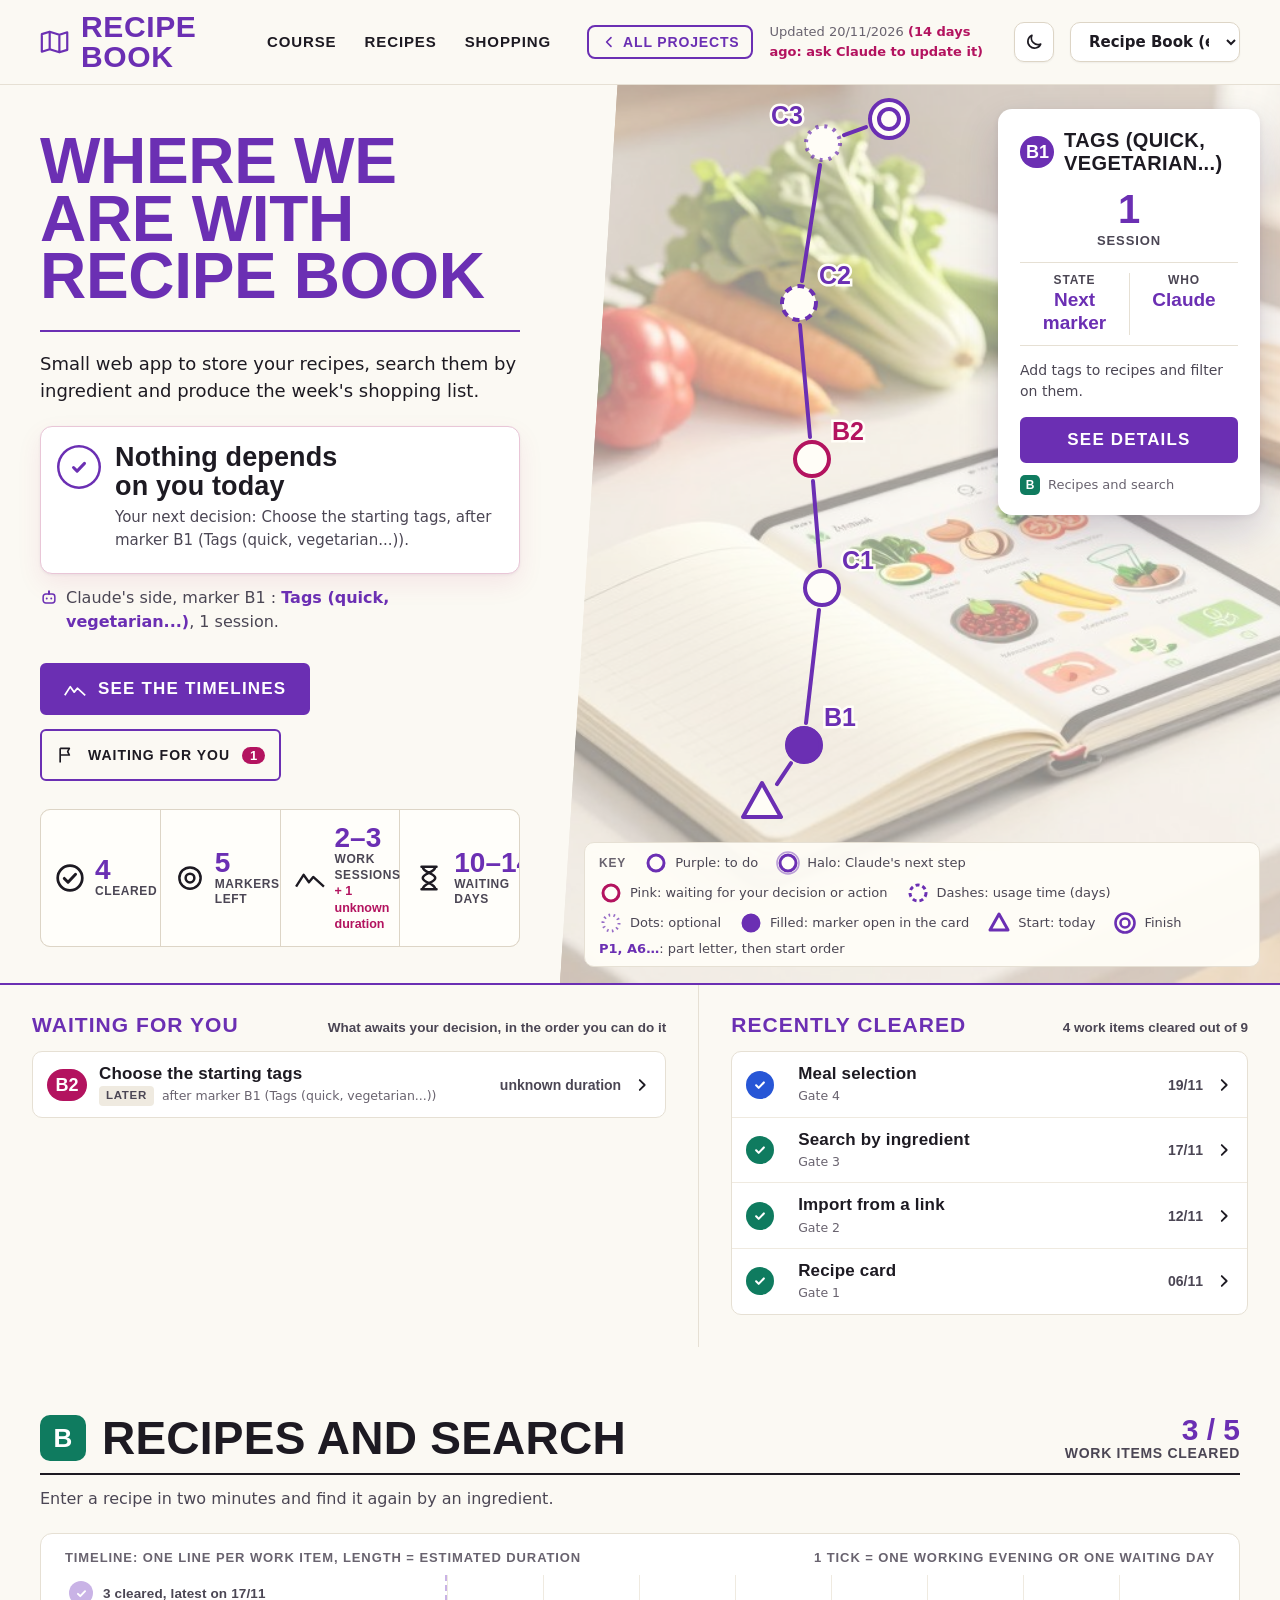
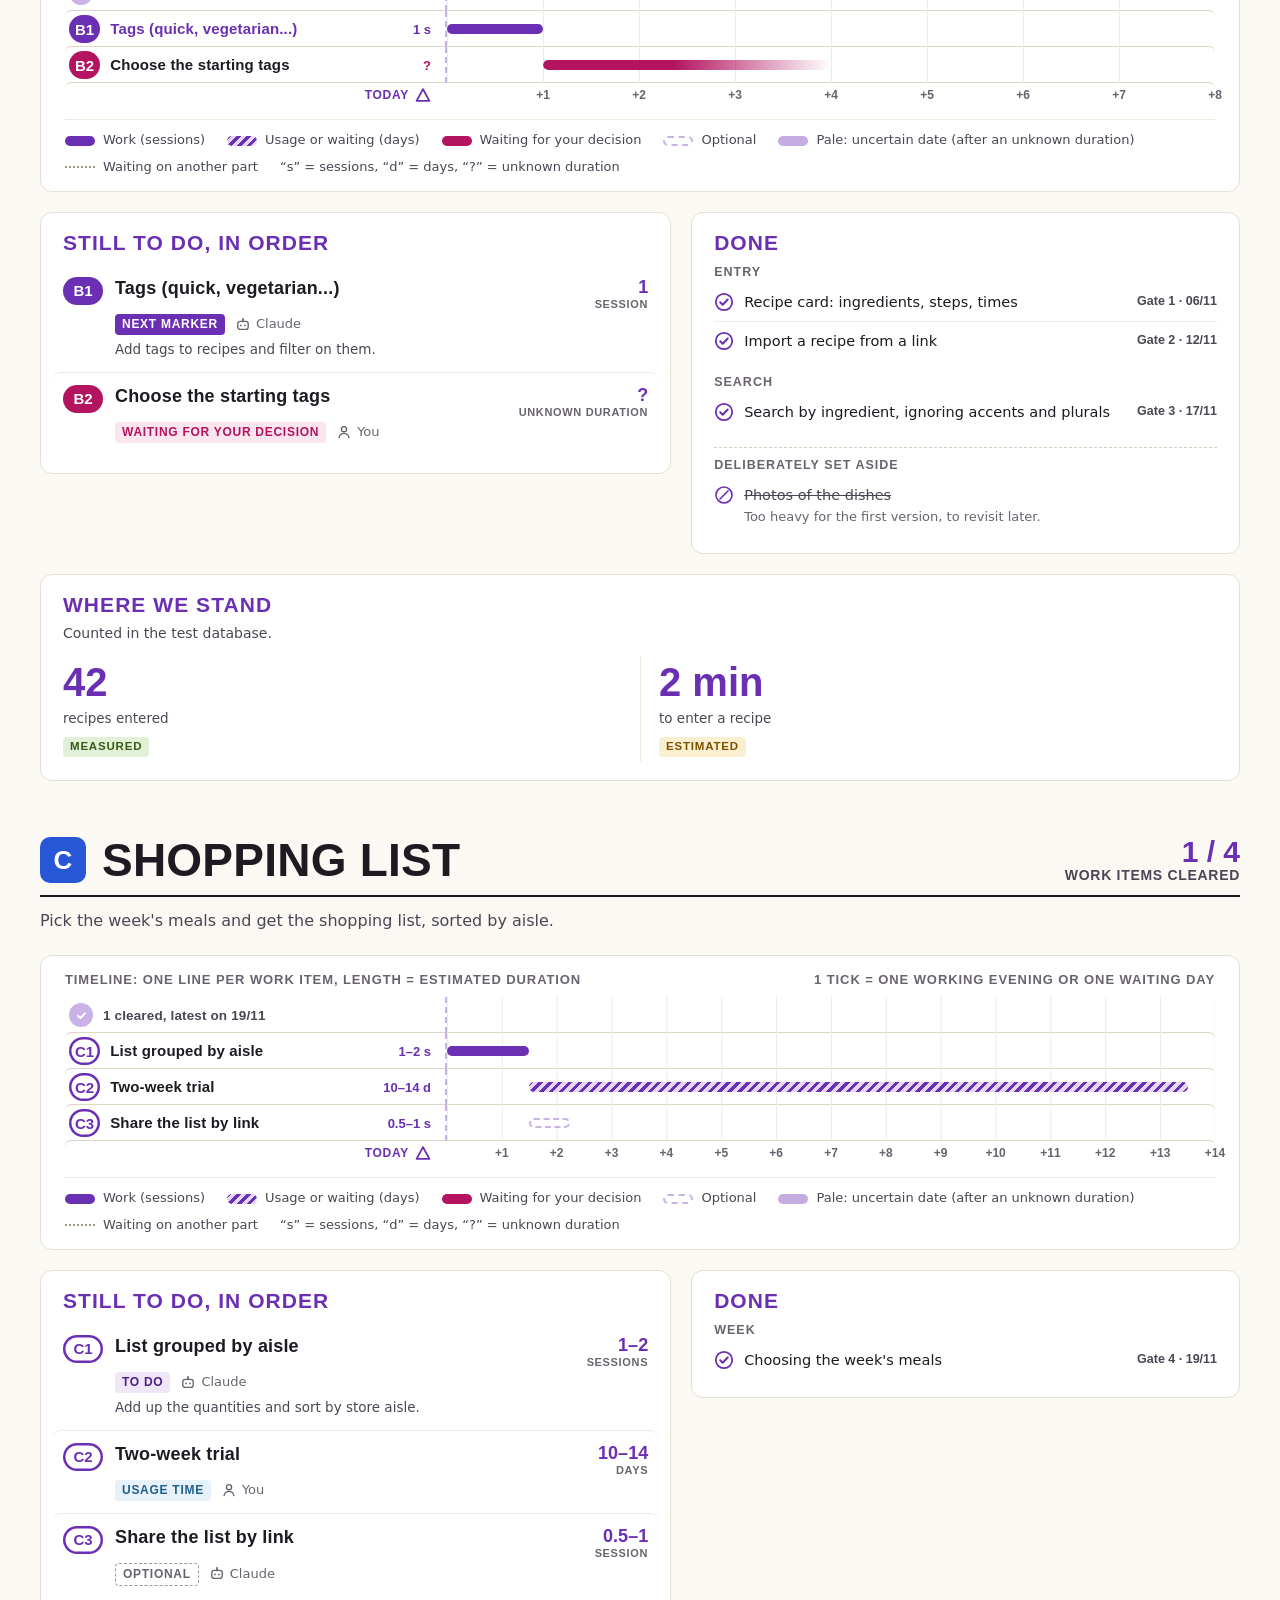
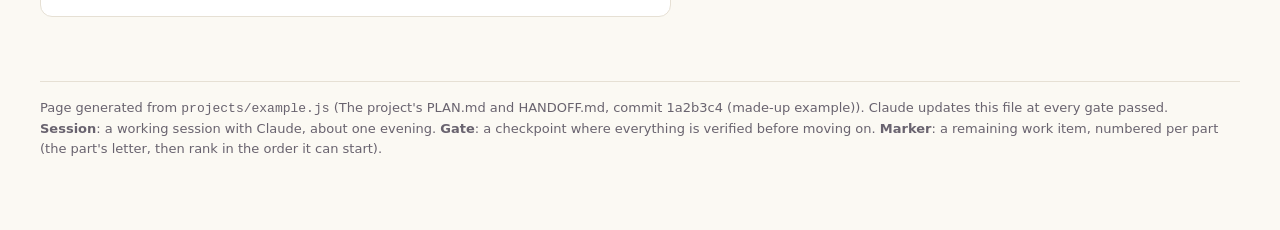
<file: index.html>
<!doctype html>
<html lang="en">
<head>
<meta charset="utf-8">
<meta name="viewport" content="width=device-width, initial-scale=1">
<title>Project tracker</title>
<style>
:root{
  --papier:#fbf9f3; --blanc:#ffffff; --encre:#1d1a22; --encre-2:#4b4654; --encre-3:#69636f;
  --violet:#6b2fb3; --violet-f:#4e1f86; --violet-p:#efe7f8; --violet-m:#c9b3e6;
  --foret:#9cc06a; --foret-f:#7aa64b; --ouvert:#f2c84b; --marais:#4a9ad6; --courbe:#b8763c;
  --filet:#e6e0d4; --filet-2:#efeae0; --toi:#b3135f;
  --cond:"Bahnschrift Condensed","Bahnschrift SemiCondensed","Arial Narrow",sans-serif;
  --demi:"Bahnschrift SemiCondensed","Bahnschrift",sans-serif;
  --texte:"Segoe UI Variable Text","Segoe UI",system-ui,sans-serif;
}
*{box-sizing:border-box}
/* No scroll-padding on html: the sticky top bar fell inside it and the browser scrolled the page back up a notch
   on every click or selection in the bar. The margin is set on the link targets instead. */
html{scroll-behavior:smooth}
#haut,#attend{scroll-margin-top:80px}
body{margin:0;background:var(--papier);color:var(--encre);font:15px/1.55 var(--texte);font-variant-numeric:tabular-nums}
::selection{background:var(--violet-fond);color:#fff}
::-webkit-scrollbar{width:12px;height:12px}::-webkit-scrollbar-thumb{background:var(--bord-fort);border-radius:8px;border:3px solid var(--papier)}::-webkit-scrollbar-track{background:var(--papier)}
a{color:inherit;text-underline-offset:3px}
:focus-visible{outline:3px solid var(--violet);outline-offset:2px;border-radius:4px}
h1,h2,h3,h4{margin:0;font-weight:700}
p{margin:0;text-wrap:pretty}
h1,h2,h3{text-wrap:balance}
.cond{font-family:var(--cond);letter-spacing:.01em}
.maj{font-family:var(--demi);text-transform:uppercase;letter-spacing:.06em;font-weight:600}

/* Top bar */
.barre{position:sticky;top:0;z-index:20;background:var(--barre-fond);backdrop-filter:blur(8px);border-bottom:1px solid var(--filet)}
.barre-in{margin:0 auto;padding:12px 40px;display:flex;align-items:center;gap:36px}
.logo{display:flex;align-items:center;gap:12px;text-decoration:none;color:var(--violet)}
.logo b{font:700 30px/1 var(--cond);letter-spacing:.02em}
.barre nav{display:flex;gap:28px}
.barre nav a{font:600 15px var(--demi);text-transform:uppercase;letter-spacing:.06em;text-decoration:none;color:var(--encre);padding:8px 0;border-bottom:2px solid transparent}
.barre nav a:hover{color:var(--violet);border-color:var(--violet)}
.barre .droite{margin-left:auto;display:flex;align-items:center;gap:16px}
.barre select{font:600 15px var(--texte);color:var(--encre);background:var(--carte);border:1px solid var(--bord);border-radius:10px;padding:9px 14px;min-width:170px;box-shadow:0 1px 2px rgba(29,26,34,.06)}
.barre select:hover{border-color:var(--violet)}
.barre small{color:var(--encre-3);font-size:13px}
.barre .perime{color:var(--toi);font-weight:600}
.barre .retour{display:inline-flex;align-items:center;gap:6px;font:600 14px var(--demi);text-transform:uppercase;letter-spacing:.06em;text-decoration:none;color:var(--violet);border:2px solid var(--violet);border-radius:8px;padding:7px 12px;white-space:nowrap;transition:background .18s,color .18s}
.barre .retour:hover{background:var(--violet-fond);color:#fff}

/* Opening: what waits for you on the left, narrower terrain on the right */
.ouverture{position:relative;display:grid;grid-template-columns:minmax(0,clamp(560px,40vw,780px)) minmax(0,1fr);min-height:700px;border-bottom:2px solid var(--violet)}
.gauche{min-width:0;padding:48px 40px 36px;display:flex;flex-direction:column;position:relative;z-index:2}
.gauche h1{font:700 clamp(56px,5vw,96px)/.9 var(--cond);color:var(--violet);text-transform:uppercase;letter-spacing:-.005em}
.gauche h1 span{display:block}
.gauche .regle{height:2px;background:var(--violet-fond);margin:24px 0 18px;max-width:720px}
.gauche .resume{font-size:18px;line-height:1.5;max-width:58ch;color:var(--encre)}
.atoi{margin-top:22px;max-width:720px;background:var(--carte);border:1px solid var(--toi-bord);border-radius:12px;padding:16px 20px 16px 16px;display:grid;grid-template-columns:auto 1fr;gap:4px 14px;box-shadow:0 10px 26px rgba(179,19,95,.08),0 1px 3px rgba(40,24,70,.06)}
.atoi .num{grid-row:1 / 4;min-width:44px;height:44px;font-size:21px;margin-top:2px;padding:0 6px;border-radius:22px}
.atoi h2{font:700 27px/1.1 var(--cond);letter-spacing:.005em;color:var(--encre)}
.atoi h2 span{color:var(--toi)}
.atoi p{color:var(--encre-2);font-size:15px;max-width:62ch}
.atoi .meta{display:flex;flex-wrap:wrap;gap:6px 16px;align-items:center;font:600 13px var(--demi);color:var(--encre-2);text-transform:uppercase;letter-spacing:.05em}
.atoi .meta a{color:var(--toi)}
.cote-claude{margin-top:12px;font-size:16px;color:var(--encre-2);max-width:62ch;display:flex;gap:8px;align-items:flex-start}
.cote-claude svg{flex:none;margin-top:3px;color:var(--violet)}
.cote-claude b{color:var(--violet)}
.actions{display:flex;gap:14px;margin-top:28px;flex-wrap:wrap;align-items:center}
.btn{display:inline-flex;align-items:center;gap:12px;font:600 17px var(--demi);text-transform:uppercase;letter-spacing:.07em;text-decoration:none;border-radius:6px;padding:13px 22px;border:2px solid var(--violet);transition:background .18s,color .18s}
.btn.plein{background:var(--violet-fond);color:#fff}
.btn.plein:hover{background:var(--violet-f);border-color:var(--violet-f)}
.btn.vide{color:var(--encre);background:transparent}
.btn.vide:hover{background:var(--violet-p)}
.btn .nb{background:var(--toi-fond);color:#fff;border-radius:10px;font-size:13px;padding:1px 8px;letter-spacing:0}
.stats{margin-top:auto;padding-top:28px}
.stats-in{display:grid;grid-template-columns:repeat(4,minmax(0,1fr));gap:1px;background:var(--bord);border:1px solid var(--bord);border-radius:10px;overflow:hidden;max-width:720px}
.stats-in > div{display:flex;gap:10px;align-items:center;padding:14px;background:var(--carte-2);min-width:0}
.stats b{font:700 28px/1 var(--cond);color:var(--violet);display:block;white-space:nowrap}
.stats small{display:block;font:600 12px/1.3 var(--demi);text-transform:uppercase;letter-spacing:.05em;color:var(--encre-2)}
.stats small.plus{text-transform:none;letter-spacing:0;font-size:12.5px;color:var(--toi)}
.stats svg{flex:none;color:var(--encre)}

.terrain{position:relative;overflow:hidden;clip-path:polygon(8% 0,100% 0,100% 100%,0 100%);background:var(--terrain)}
.terrain svg.fond{position:absolute;inset:0;width:100%;height:100%}
/* Image background (field "fond" of projects/index.js): light veil so the markers stay readable */
.terrain .fond-image{position:absolute;inset:0;background:center/cover no-repeat}
.terrain .fond-image::after{content:"";position:absolute;inset:0;background:var(--voile)}
.terrain svg.parcours{position:absolute;inset:0;width:100%;height:100%}
.balise{cursor:pointer}
.balise circle.anneau{fill:var(--terrain);stroke:var(--violet);stroke-width:4}
.balise text{font:700 25px var(--cond);fill:var(--violet);paint-order:stroke;stroke:var(--terrain);stroke-width:5px}
.balise.usage circle.anneau{stroke-dasharray:7 6}
.balise.facultatif circle.anneau{stroke-dasharray:3 6;stroke-opacity:.7}
.balise.choisie circle.anneau{fill:var(--violet)}
.balise.attente.choisie circle.anneau{fill:var(--toi)}
.balise:hover circle.anneau,.balise:focus-visible circle.anneau{stroke-width:6}
.balise .mise{fill:none;stroke:var(--encre);stroke-width:2.5;stroke-dasharray:6 5;opacity:0}
.balise:focus-visible .mise{opacity:1}
.balise:focus{outline:none}
.pouls{fill:none;stroke:var(--violet);stroke-width:3;transform-box:fill-box;transform-origin:center;animation:pouls 2.2s cubic-bezier(.16,1,.3,1) infinite}
@keyframes pouls{from{transform:scale(1);opacity:.75}to{transform:scale(1.9);opacity:0}}
.trace{fill:none;stroke:var(--violet);stroke-width:4;stroke-linecap:round;stroke-dasharray:var(--l);stroke-dashoffset:var(--l);animation:tracer 1.6s cubic-bezier(.16,1,.3,1) .2s forwards}
@keyframes tracer{to{stroke-dashoffset:0}}
.trace.fixe{animation:none;stroke-dashoffset:0}

.fiche{position:absolute;right:20px;top:24px;width:262px;background:var(--carte);border-radius:14px;box-shadow:0 18px 40px rgba(40,24,70,.18),0 2px 6px rgba(40,24,70,.08);padding:20px 22px;z-index:3}
.legende-carte{position:absolute;left:24px;right:20px;bottom:16px;z-index:2;display:flex;flex-wrap:wrap;align-items:center;gap:6px 18px;background:var(--voile-fort);border:1px solid var(--filet);border-radius:10px;padding:8px 14px;font-size:13px;line-height:1.3;color:var(--encre-2)}
.legende-carte h3{font:600 12px var(--demi);text-transform:uppercase;letter-spacing:.07em;color:var(--encre-3)}
.legende-carte ul{list-style:none;margin:0;padding:0;display:contents}
.legende-carte li{display:inline-flex;gap:7px;align-items:center;white-space:nowrap}
.legende-carte svg{display:block;flex:none}
.fiche-tete{display:flex;gap:10px;align-items:center}
.num{display:inline-grid;place-items:center;min-width:34px;height:32px;border-radius:16px;background:var(--violet-fond);color:#fff;font:700 18px/1 var(--cond);padding:0 6px}
.fiche-tete h2{font:700 20px/1.15 var(--cond);text-transform:uppercase;letter-spacing:.02em}
.fiche .duree{font:700 40px/1 var(--cond);color:var(--violet);margin:14px 0 4px;text-align:center}
.fiche .unite{text-align:center;color:var(--encre-2);font:600 13px var(--demi);text-transform:uppercase;letter-spacing:.07em}
.fiche .duo{display:grid;grid-template-columns:1fr 1fr;border-top:1px solid var(--filet);border-bottom:1px solid var(--filet);margin:14px 0;padding:10px 0}
.fiche .duo div{text-align:center}
.fiche .duo div + div{border-left:1px solid var(--filet)}
.fiche .duo b{display:block;font:700 19px/1.2 var(--cond);color:var(--violet)}
.fiche .duo small{display:block;margin-bottom:2px;font:600 12px var(--demi);text-transform:uppercase;letter-spacing:.07em;color:var(--encre-2)}
.fiche p{font-size:14px;color:var(--encre-2);min-height:42px}
.fiche .btn{width:100%;justify-content:center;margin-top:14px;padding:11px}
.fiche .partie{display:flex;gap:8px;align-items:center;margin-top:12px;font-size:13px;color:var(--encre-3)}

/* Strip below the opening */
.trois{max-width:1480px;margin:0 auto;display:grid;grid-template-columns:1.2fr 1fr}
.trois > section{padding:28px 32px 32px}
.trois > section + section{border-left:1px solid var(--filet)}
.t-titre{display:flex;align-items:baseline;justify-content:space-between;margin-bottom:14px}
.t-titre h2{font:700 21px var(--cond);color:var(--violet);text-transform:uppercase;letter-spacing:.05em}
.t-titre{gap:16px;flex-wrap:wrap}
.t-titre span{font:600 13.5px var(--demi);color:var(--encre-2)}
.lignes{border:1px solid var(--filet);border-radius:10px;background:var(--carte);overflow:hidden}
.ligne{display:grid;grid-template-columns:40px 1fr auto 18px;gap:12px;align-items:center;padding:11px 14px;text-decoration:none;color:inherit}
.ligne + .ligne{border-top:1px solid var(--filet-2)}
.ligne:hover{background:var(--violet-p)}
.ligne b{font:600 17px/1.2 var(--cond);letter-spacing:.01em}
.ligne small{display:block;color:var(--encre-3);font-size:12.5px}
.ligne .val{font:600 14px var(--demi);color:var(--encre-2);white-space:nowrap}
.quand{display:inline-block;margin-right:8px;font:600 11.5px/1.7 var(--demi);text-transform:uppercase;letter-spacing:.06em;border-radius:4px;padding:0 7px;vertical-align:1px}
.quand.maintenant{background:var(--toi-fond);color:#fff}
.quand.plustard{background:var(--filet-2);color:var(--encre-2)}
.pastille{display:inline-grid;place-items:center;width:28px;height:28px;border-radius:50%;color:#fff;font:700 16px/1 var(--cond);flex:none}
.pastille.carre{border-radius:7px}
.vide{color:var(--encre-3);font-size:14px;padding:14px}
.plat{border:1px solid var(--filet);border-radius:10px;background:var(--carte);padding:18px 20px}
.plat .etiquettes{display:flex;gap:12px;align-items:center;font:600 14px var(--demi);color:var(--encre-2)}
.etq{background:var(--violet-fond);color:#fff;font:600 13px var(--demi);text-transform:uppercase;letter-spacing:.07em;padding:3px 9px;border-radius:4px}
.plat h3{font:700 30px/1.1 var(--cond);margin:10px 0 4px}
.plat p{color:var(--encre-2);font-size:14px}

/* Parts */
main{max-width:1480px;margin:0 auto;padding:12px 40px 72px}
.partie{margin-top:56px;scroll-margin-top:80px}
.partie-tete{display:flex;flex-wrap:wrap;gap:12px 16px;align-items:flex-end;border-bottom:2px solid var(--encre);padding-bottom:12px}
.partie-tete .pastille{width:46px;height:46px;font-size:26px;border-radius:10px}
.partie-tete h2{font:700 46px/.95 var(--cond);text-transform:uppercase;letter-spacing:.005em}
.partie-tete .compte{margin-left:auto;text-align:right;font:600 14px var(--demi);color:var(--encre-2);text-transform:uppercase;letter-spacing:.05em}
.partie-tete .compte b{display:block;font:700 30px/1 var(--cond);color:var(--violet);letter-spacing:0}
.partie-but{color:var(--encre-2);font-size:16px;max-width:86ch;margin:12px 0 0}

/* Timeline: the part's course, stretch by stretch */
.frise{margin-top:22px;background:var(--carte);border:1px solid var(--filet);border-radius:12px;padding:16px 24px 14px;overflow-x:auto}
.frise-titre{display:flex;justify-content:space-between;align-items:baseline;font:600 13px var(--demi);text-transform:uppercase;letter-spacing:.07em;color:var(--encre-3)}
/* One line per work item: number and name on the left, duration bar on the right, scaled to the part. */
.gantt{--gc:380px;min-width:900px;margin-top:10px}
.g-ligne{display:grid;grid-template-columns:var(--gc) minmax(0,1fr);min-height:36px;text-decoration:none;color:inherit;border-radius:6px}
.g-ligne + .g-ligne{box-shadow:0 -1px 0 var(--bord)}
a.g-ligne:hover,a.g-ligne:focus-visible{background:var(--violet-p)}
.g-gauche{display:flex;align-items:center;gap:10px;min-width:0;padding:4px 14px 4px 4px}
.g-nom{flex:1 1 auto;min-width:0;overflow:hidden;display:-webkit-box;-webkit-box-orient:vertical;-webkit-line-clamp:2;font:600 15px/1.2 var(--cond);letter-spacing:.01em}
.g-ligne.prochaine .g-nom{color:var(--violet)}
.g-att{flex:none;font:600 12px/1.6 var(--demi);color:var(--encre-2);background:var(--filet-2);border-radius:4px;padding:0 6px;white-space:nowrap}
.g-d{flex:none;min-width:46px;text-align:right;font:600 13px var(--demi);color:var(--violet);white-space:nowrap}
.g-ligne.attente .g-d{color:var(--toi)}
.g-piste{position:relative;border-left:2px dashed var(--violet-m);background:linear-gradient(90deg,var(--filet-2) 1px,transparent 1px) 0 0/var(--pas) 100%}
.g-barre,.ech{background:var(--violet-fond);border-radius:5px}
.g-barre{position:absolute;top:50%;height:10px;margin-top:-5px;min-width:8px}
.ech{display:inline-block;width:30px;height:10px}
.g-ligne.usage .g-barre,.ech.usage{background:repeating-linear-gradient(135deg,var(--violet) 0 3px,var(--violet-p2) 3px 7px)}
.g-ligne.attente .g-barre,.ech.attente{background:var(--toi-fond)}
.g-ligne.facultatif .g-barre,.ech.facultatif{background:var(--carte);border:2px dashed var(--violet-m)}
.g-ligne.inconnue .g-barre{-webkit-mask:linear-gradient(90deg,#000 45%,transparent);mask:linear-gradient(90deg,#000 45%,transparent)}
.g-ligne.incertain .g-barre,.ech.incertain{opacity:.4}
.g-pont,.ech.pont{height:0;border-top:2px dotted var(--gris-trait);background:none;border-radius:0}
.g-pont{position:absolute;top:50%;margin-top:-1px}
.g-faits .g-nom{font:600 13.5px var(--demi);color:var(--encre-2)}
.g-faits .pastille{width:24px;height:24px;background:var(--violet-m)}
.g-axe{min-height:24px}
.g-axe .g-piste{background:none;border-left-color:transparent}
.g-axe .g-piste span{position:absolute;top:5px;transform:translateX(-50%);font:600 12px var(--demi);color:var(--encre-3)}
.g-auj{justify-content:flex-end;gap:6px;font:600 12px var(--demi);color:var(--violet);text-transform:uppercase;letter-spacing:.06em}
.legende{display:flex;flex-wrap:wrap;gap:6px 22px;margin-top:12px;padding-top:10px;border-top:1px solid var(--filet-2);font-size:13px;color:var(--encre-2)}
.legende span{display:inline-flex;align-items:center;gap:8px}

.colonnes{display:grid;grid-template-columns:1.15fr 1fr;gap:20px;margin-top:20px;align-items:start}
.bloc{background:var(--carte);border:1px solid var(--filet);border-radius:12px;padding:18px 22px}
.bloc h3{font:700 21px var(--cond);color:var(--violet);text-transform:uppercase;letter-spacing:.05em;margin-bottom:10px}
.groupe{margin-top:14px}
.groupe:first-of-type{margin-top:0}
.groupe h4{font:600 12.5px var(--demi);text-transform:uppercase;letter-spacing:.08em;color:var(--encre-3);margin-bottom:4px}
.groupe ul{list-style:none;margin:0;padding:0}
.groupe li{display:grid;grid-template-columns:20px 1fr auto;gap:10px;padding:8px 0;border-top:1px solid var(--filet-2);align-items:start;font-size:14.5px}
.groupe li:first-child{border-top:0}
.coche{width:20px;height:20px;margin-top:1px;color:var(--violet)}
.ref{font:600 12.5px/1.6 var(--demi);color:var(--encre-2);white-space:nowrap}
.ecartes{margin-top:16px;padding-top:10px;border-top:1px dashed var(--bord-fort)}
.ecartes li{grid-template-columns:20px 1fr}
.ecartes .nom{text-decoration:line-through;color:var(--encre-2)}
.ecartes small{display:block;color:var(--encre-3);font-size:13px}
.rang{display:grid;grid-template-columns:40px 1fr auto;gap:4px 12px;padding:12px 10px;margin:0 -10px;border-top:1px solid var(--filet-2);border-radius:8px;scroll-margin-top:90px}
.rang:first-of-type{border-top:0}
.rang:target{background:var(--violet-p);box-shadow:inset 0 0 0 2px var(--violet-m)}
.rang b{font:600 18px/1.25 var(--cond);letter-spacing:.01em}
.rang .d{font:700 18px/1.2 var(--cond);color:var(--violet);text-align:right;white-space:nowrap}
.rang .d small{display:block;font:600 11px var(--demi);color:var(--encre-3);text-transform:uppercase;letter-spacing:.06em}
.rang p{grid-column:2 / 4;color:var(--encre-2);font-size:13.5px}
.rang .meta{grid-column:2 / 4;display:flex;gap:10px;flex-wrap:wrap;align-items:center}
.puce{font:600 12px/1.7 var(--demi);text-transform:uppercase;letter-spacing:.06em;border-radius:4px;padding:0 7px}
.puce.prochaine{background:var(--violet-fond);color:#fff}
.puce.afaire{background:var(--violet-p);color:var(--violet-f)}
.puce.attente{background:var(--toi-p);color:var(--toi)}
.puce.usage{background:var(--bleu-p);color:var(--bleu)}
.puce.facultatif{border:1px dashed var(--gris-trait);color:var(--encre-3)}
.qui{font-size:13px;color:var(--encre-3);display:inline-flex;gap:5px;align-items:center}
.num.petit{min-width:28px;height:28px;font-size:15px}
.num.attente{background:var(--toi-fond)}
.num.creux{background:var(--carte);color:var(--violet);box-shadow:inset 0 0 0 2.5px var(--violet)}

.blocs{display:grid;gap:20px;margin-top:20px}
.note{color:var(--encre-2);font-size:14px;margin:-4px 0 12px;max-width:95ch}
table{width:100%;border-collapse:collapse;font-size:14px}
th{text-align:left;font:600 12.5px var(--demi);text-transform:uppercase;letter-spacing:.07em;color:var(--encre-3);padding:8px 14px 8px 0;border-bottom:1px solid var(--filet)}
td{padding:9px 14px 9px 0;border-bottom:1px solid var(--filet-2);vertical-align:top}
td:first-child{font:600 16px var(--cond);white-space:nowrap;letter-spacing:.01em}
td:nth-child(2){white-space:nowrap;font:600 15px var(--cond);color:var(--violet)}
tbody tr:hover{background:var(--carte-2)}
.chiffres{display:grid;grid-template-columns:repeat(auto-fit,minmax(230px,1fr))}
.chiffres > div{padding:6px 18px 4px 0}
.chiffres > div + div{padding-left:18px;border-left:1px solid var(--filet-2)}
.chiffres b{font:700 40px/1 var(--cond);color:var(--violet);display:block}
.chiffres p{font-size:13.5px;color:var(--encre-2);margin-top:6px}
.nature{display:inline-block;margin-top:8px;font:600 11.5px/1.7 var(--demi);text-transform:uppercase;letter-spacing:.07em;padding:0 7px;border-radius:4px}
.nature.mesure{background:var(--vert-p);color:var(--vert-f)}
.nature.estime{background:var(--ocre-p);color:var(--ocre)}

.pied{margin-top:64px;color:var(--encre-3);font-size:13px;border-top:1px solid var(--filet);padding-top:16px}
.alerte{margin:16px max(20px,calc((100% - 1400px) / 2)) 0;padding:14px 20px;background:var(--carte);border:1px solid var(--toi-bord);border-radius:10px;color:var(--encre)}
.alerte b{color:var(--toi);font-weight:600}
.alerte ul{margin:6px 0 0;padding-left:20px;font-size:14px;color:var(--encre-2)}
.erreur{max-width:70ch;margin:80px auto;padding:28px;background:var(--carte);border:1px solid var(--filet);border-radius:12px}

@media (prefers-reduced-motion:reduce){*{animation:none!important;scroll-behavior:auto!important}.trace{stroke-dashoffset:0}}
@media (max-width:1279px){
  .ouverture{grid-template-columns:minmax(0,1fr)}
  .terrain{clip-path:none;padding-top:420px}
  .terrain svg.fond,.terrain svg.parcours,.terrain .fond-image{height:420px;bottom:auto}
  .fiche{position:relative;right:auto;top:auto;width:auto;max-width:560px;margin:16px 20px 12px}
  .legende-carte{position:static;margin:0 20px 20px}
  .legende-carte li{white-space:normal}
  .gauche{padding:32px 20px}.trois{grid-template-columns:minmax(0,1fr)}.trois > section + section{border-left:0;border-top:1px solid var(--filet)}
  .colonnes{grid-template-columns:minmax(0,1fr)}.barre-in{padding:10px 20px;gap:12px 16px;flex-wrap:wrap}.barre nav{gap:16px;overflow-x:auto;max-width:100%}
  .barre .droite{margin-left:0;flex-wrap:wrap}
  main{padding:8px 20px 56px}
}
@media (max-width:620px){
  .gantt{--gc:230px;min-width:640px}
  .stats-in{grid-template-columns:repeat(2,minmax(0,1fr))}
  .trois > section{padding:24px 20px}
  .partie-tete h2{font-size:34px}
  .partie-tete .compte{margin-left:0;text-align:left}
  .atoi{padding:14px}
  .atoi h2{font-size:23px}
  .actions .btn{flex:1 1 auto;justify-content:center}
  .terrain{padding-top:330px}
  .terrain svg.fond,.terrain svg.parcours,.terrain .fond-image{height:330px}
}
</style>
<link rel="stylesheet" href="theme.css">
<script src="theme.js"></script>
</head>
<body>
<div id="app"></div>

<svg width="0" height="0" style="position:absolute" aria-hidden="true">
  <symbol id="i-carte" viewBox="0 0 48 40"><path d="M3 7l13-4 16 5 13-4v29l-13 4-16-5-13 4z M16 3v29 M32 8v29" fill="none" stroke="currentColor" stroke-width="3.6" stroke-linejoin="round"/></symbol>
  <symbol id="i-ok" viewBox="0 0 20 20"><circle cx="10" cy="10" r="8.2" fill="none" stroke="currentColor" stroke-width="1.8"/><path d="M6.2 10.3l2.5 2.5 5-5.3" fill="none" stroke="currentColor" stroke-width="2" stroke-linecap="round" stroke-linejoin="round"/></symbol>
  <symbol id="i-check" viewBox="0 0 20 20"><path d="M4.5 10.5l3.6 3.6L15.5 6.4" fill="none" stroke="currentColor" stroke-width="3" stroke-linecap="round" stroke-linejoin="round"/></symbol>
  <symbol id="i-barre" viewBox="0 0 20 20"><circle cx="10" cy="10" r="8" fill="none" stroke="currentColor" stroke-width="1.6"/><path d="M5.5 14.5l9-9" stroke="currentColor" stroke-width="1.6"/></symbol>
  <symbol id="i-toi" viewBox="0 0 20 20"><circle cx="10" cy="6.5" r="3.2" fill="none" stroke="currentColor" stroke-width="1.7"/><path d="M3.8 17c.8-3.4 3.3-5.2 6.2-5.2s5.4 1.8 6.2 5.2" fill="none" stroke="currentColor" stroke-width="1.7" stroke-linecap="round"/></symbol>
  <symbol id="i-claude" viewBox="0 0 20 20"><rect x="3.5" y="5.5" width="13" height="10" rx="3" fill="none" stroke="currentColor" stroke-width="1.7"/><path d="M10 2.5v3M7.5 10.5h.01M12.5 10.5h.01" stroke="currentColor" stroke-width="2.2" stroke-linecap="round"/></symbol>
  <symbol id="i-fleche" viewBox="0 0 20 20"><path d="M4 10h11M11 5.5L15.5 10 11 14.5" fill="none" stroke="currentColor" stroke-width="2" stroke-linecap="round" stroke-linejoin="round"/></symbol>
  <symbol id="i-chevron" viewBox="0 0 20 20"><path d="M7.5 4.5L13 10l-5.5 5.5" fill="none" stroke="currentColor" stroke-width="2" stroke-linecap="round" stroke-linejoin="round"/></symbol>
  <symbol id="i-drapeau" viewBox="0 0 24 24"><path d="M5 21V4M5 4h11l-2 4 2 4H5" fill="none" stroke="currentColor" stroke-width="2" stroke-linejoin="round"/></symbol>
  <symbol id="i-cible" viewBox="0 0 24 24"><circle cx="12" cy="12" r="8.5" fill="none" stroke="currentColor" stroke-width="2"/><circle cx="12" cy="12" r="3.5" fill="none" stroke="currentColor" stroke-width="2"/></symbol>
  <symbol id="i-relief" viewBox="0 0 28 20"><path d="M1 18l7-11 5 7 4-5 10 9" fill="none" stroke="currentColor" stroke-width="2.2" stroke-linejoin="round"/></symbol>
  <symbol id="i-sablier" viewBox="0 0 24 24"><path d="M6 3h12M6 21h12M7 3c0 5 10 5 10 9s-10 4-10 9M17 3c0 5-10 5-10 9s10 4 10 9" fill="none" stroke="currentColor" stroke-width="2" stroke-linecap="round"/></symbol>
  <symbol id="i-depart" viewBox="0 0 30 28"><path d="M15 3L27 25H3z" fill="#fff" stroke="#6b2fb3" stroke-width="3.5" stroke-linejoin="round"/></symbol>
</svg>

<script src="projects/index.js"></script>
<script>
(function(){
  "use strict";
  var app = document.getElementById("app");
  var liste = window.SUIVI_LISTE || [];
  var id = new URLSearchParams(location.search).get("projet") || (liste[0] && liste[0].id);

  function esc(s){ return String(s == null ? "" : s).replace(/[&<>"']/g, function(c){ return {"&":"&amp;","<":"&lt;",">":"&gt;",'"':"&quot;","'":"&#39;"}[c]; }); }
  function ico(n, cls, t){ t = t || 18; return '<svg class="' + (cls || "") + '" width="' + t + '" height="' + t + '" aria-hidden="true"><use href="#i-' + n + '"/></svg>'; }
  function nombre(x){ return String(Math.round(x * 10) / 10); }
  function demi(x){ return nombre(Math.round(x * 2) / 2); }
  function erreur(titre, texte){ app.innerHTML = '<div class="erreur"><h1 class="cond" style="font-size:34px;color:#6b2fb3">' + esc(titre) + '</h1><p style="margin-top:10px;color:#4b4654">' + texte + '</p></div>'; }

  function etat(v){ document.documentElement.setAttribute("data-suivi", v); } // read by the automatic check
  if (!id){ etat("vide"); erreur("No project to display", "Add a project in <code>projects/index.js</code> (see <code>README.md</code>)."); return; }
  if (!/^[a-z0-9_-]+$/i.test(id)){ etat("erreur"); erreur("Invalid project name", "The name in the address may only contain letters, digits and hyphens."); return; }
  // The data file lives in the project's folder (field "fichier" of projects/index.js);
  // without that field, the page looks for it in projects/ next to itself (examples, trials).
  var entree = liste.filter(function(x){ return x.id === id; })[0] || {};
  var chemin = entree.fichier || ("projects/" + id + ".js");
  var s = document.createElement("script");
  s.src = /^[a-z]:[\\\/]/i.test(chemin) ? "file:///" + encodeURI(chemin.replace(/\\/g, "/")) : chemin;
  s.onload = function(){
    var p = (window.SUIVI_PROJETS || {})[id];
    if (!p){ etat("erreur"); erreur("Project “" + id + "” is empty", "The file <code>" + esc(chemin) + "</code> loads but does not declare <code>window.SUIVI_PROJETS[\"" + esc(id) + "\"]</code>."); return; }
    var pbs = verifier(p);
    if (pbs.bloquant){ etat("erreur"); erreur("The project file is incomplete", esc(pbs.bloquant) + " File: <code>" + esc(chemin) + "</code>."); return; }
    try { rendre(p, pbs.liste); etat(pbs.liste.length ? "problemes:" + pbs.liste.length : "ok"); }
    catch (e){ etat("erreur"); erreur("The project file contains an error", "Technical message: “" + esc(e.message) + "”. Check <code>" + esc(chemin) + "</code>, or ask Claude to fix it."); }
  };
  s.onerror = function(){ etat("erreur"); erreur("File not found", "The page is looking for <code>" + esc(chemin) + "</code>. Check the path in <code>projects/index.js</code>, or create the file from <code>projects/_template.js</code>."); };
  document.head.appendChild(s);

  var ETATS_OK = ["fait", "prochaine", "afaire", "attente", "usage", "facultatif"], QUI_OK = ["claude", "toi", "ensemble"];
  // Data file check: a blocking problem stops the display, the others are shown at the top of the page.
  function verifier(p){
    var l = [];
    if (!p.nom) return { bloquant: "The project name is missing (“nom”)." };
    if (!Array.isArray(p.parties) || !p.parties.length) return { bloquant: "There must be at least one part in “parties”." };
    if (!/^\d{2}\/\d{2}\/\d{4}$/.test(p.majLe || "")) l.push("“majLe” must be a date dd/mm/yyyy.");
    if (!p.source) l.push("“source” is missing: where do these states come from (the project's files and commit)?");
    var ids = {}, codes = {}, tous = [];
    p.parties.forEach(function(pt, i){
      var nomPt = pt.nom || "part " + (i + 1);
      if (!pt.id || !pt.nom) l.push(nomPt + ": “id” or “nom” is missing.");
      if (!pt.code) l.push(nomPt + ": “code” is missing (one letter, which prefixes the marker numbers).");
      else if (codes[pt.code]) l.push(nomPt + ": the code “" + pt.code + "” is already used by another part."); else codes[pt.code] = 1;
      if (pt.couleur && !/^#[0-9a-f]{6}$/i.test(pt.couleur)) l.push(nomPt + ": “couleur” must look like #1a2b3c.");
      (pt.chantiers || []).forEach(function(c){ tous.push(c);
        var q = nomPt + ", work item “" + (c.nom || c.id || "?") + "”: ";
        if (!c.id || !c.nom) l.push(q + "“id” or “nom” is missing.");
        if (c.id && ids[c.id]) l.push(q + "the id “" + c.id + "” exists twice."); else if (c.id) ids[c.id] = 1;
        if (ETATS_OK.indexOf(c.etat) < 0) l.push(q + "unknown state “" + c.etat + "” (" + ETATS_OK.join(", ") + ").");
        if (c.etat === "fait") return;
        if (c.qui && QUI_OK.indexOf(c.qui) < 0) l.push(q + "“qui” must be claude, toi or ensemble.");
        var d = c.duree || c.jours;
        if (!d && !c.inconnue) l.push(q + "“duree”, “jours” or “inconnue: true” is required.");
        if (d && (!Array.isArray(d) || d.length !== 2 || !(d[0] > 0) || d[0] > d[1])) l.push(q + "the duration must be [min, max], with 0 < min ≤ max.");
      });
    });
    tous.forEach(function(c){ (c.apres || []).forEach(function(x){ if (!ids[x]) l.push("Work item “" + (c.nom || c.id) + "”: “apres” cites “" + x + "”, which does not exist."); }); });
    if (!tous.some(function(c){ return c.etat === "prochaine"; }) && tous.some(function(c){ return c.etat !== "fait"; })) l.push("No work item is marked “prochaine”: the page cannot say what Claude does next.");
    return { liste: l };
  }

  var ETAT = { prochaine:"Next marker", afaire:"To do", attente:"Waiting for your decision", usage:"Usage time", facultatif:"Optional", fait:"Cleared" };
  var NATURE = { "mesuré":"Measured", "estimé":"Estimated" }; // data values stay French; only the display is translated
  var QUI = { claude:["claude","Claude"], toi:["toi","You"], ensemble:["toi","You and Claude"] };

  function duree(c){
    if (c.duree) return { min:c.duree[0], max:c.duree[1], mil:(c.duree[0] + c.duree[1]) / 2, unite:"session" };
    if (c.jours) return { min:c.jours[0], max:c.jours[1], mil:(c.jours[0] + c.jours[1]) / 2, unite:"day" };
    return { min:3, max:3, mil:3, unite:"inconnue" };
  }
  function dureeCourte(c){
    var d = duree(c);
    if (d.unite === "inconnue") return { v:"?", u:"unknown duration" };
    var v = d.min === d.max ? nombre(d.min) : nombre(d.min) + "–" + nombre(d.max);
    if (d.max < 1) return { v:"< 1", u:"session" };
    return { v:v, u:d.unite + (d.max > 1 ? "s" : "") };
  }
  function texteDuree(c){ var x = dureeCourte(c); return x.v === "?" ? "unknown duration" : x.v.replace("–", " to ") + " " + x.u; }

  // A part's colour darkened until white text is readable on it (4.5:1 contrast).
  function fonce(hex){
    var m = /^#?([0-9a-f]{6})$/i.exec(hex || ""); if (!m) return "#4b4654";
    var n = parseInt(m[1], 16), c = [n >> 16 & 255, n >> 8 & 255, n & 255];
    function lum(v){ return v.map(function(x){ x /= 255; return x <= .03928 ? x / 12.92 : Math.pow((x + .055) / 1.055, 2.4); }).reduce(function(a, x, i){ return a + x * [.2126, .7152, .0722][i]; }, 0); }
    for (var i = 0; i < 20 && 1.05 / (lum(c) + .05) < 4.6; i++) c = c.map(function(x){ return Math.round(x * .92); });
    return "#" + c.map(function(x){ return ("0" + x.toString(16)).slice(-2); }).join("");
  }

  // Stable pseudo-random generator: the same project always gives the same terrain.
  function graine(txt){ var h = 2166136261; for (var i = 0; i < txt.length; i++){ h ^= txt.charCodeAt(i); h = Math.imul(h, 16777619); } return function(){ h += 0x6D2B79F5; var t = h; t = Math.imul(t ^ t >>> 15, t | 1); t ^= t + Math.imul(t ^ t >>> 7, t | 61); return ((t ^ t >>> 14) >>> 0) / 4294967296; }; }

  // Smooth closed outline around a centre: radius perturbed by a few sine waves.
  function contour(cx, cy, r, harm, n){
    n = n || 40; var pts = [];
    for (var i = 0; i < n; i++){
      var a = i / n * Math.PI * 2, k = 1;
      harm.forEach(function(h){ k += h[0] * Math.sin(h[1] * a + h[2]); });
      pts.push([cx + Math.cos(a) * r * k, cy + Math.sin(a) * r * k * 0.82]);
    }
    var d = "";
    for (var j = 0; j < n; j++){
      var p0 = pts[(j - 1 + n) % n], p1 = pts[j], p2 = pts[(j + 1) % n], p3 = pts[(j + 2) % n];
      if (!j) d += "M" + p1[0].toFixed(1) + " " + p1[1].toFixed(1);
      d += "C" + (p1[0] + (p2[0] - p0[0]) / 6).toFixed(1) + " " + (p1[1] + (p2[1] - p0[1]) / 6).toFixed(1) + " " + (p2[0] - (p3[0] - p1[0]) / 6).toFixed(1) + " " + (p2[1] - (p3[1] - p1[1]) / 6).toFixed(1) + " " + p2[0].toFixed(1) + " " + p2[1].toFixed(1);
    }
    return d + "Z";
  }

  function terrainSVG(nomProjet, L, H){
    var r = graine(nomProjet), o = [];
    o.push('<svg class="fond" viewBox="0 0 ' + L + ' ' + H + '" preserveAspectRatio="xMidYMid slice" aria-hidden="true"><defs>');
    o.push('<pattern id="marais" width="10" height="7" patternUnits="userSpaceOnUse"><path d="M1 3.5h7" stroke="#4a9ad6" stroke-width="1.6" stroke-linecap="round"/></pattern>');
    o.push('<pattern id="grain" width="6" height="6" patternUnits="userSpaceOnUse"><circle cx="1.5" cy="1.5" r=".7" fill="#5f8a35" opacity=".35"/></pattern></defs>');
    o.push('<rect width="' + L + '" height="' + H + '" fill="#fffdf7"/>');
    function harm(){ return [[0.18 + r() * 0.12, 2, r() * 6], [0.1 + r() * 0.08, 3, r() * 6], [0.05 + r() * 0.05, 5, r() * 6]]; }
    // Zones: dense forest (green), open ground (yellow), marsh (blue)
    for (var i = 0; i < 9; i++){ var g = harm(); var d = contour(r() * L, r() * H, 60 + r() * 120, g); o.push('<path d="' + d + '" fill="#a9c97a" opacity=".85"/><path d="' + d + '" fill="url(#grain)"/>'); }
    for (var y = 0; y < 4; y++){ o.push('<path d="' + contour(r() * L, r() * H, 50 + r() * 90, harm()) + '" fill="#f4cd57" opacity=".9"/>'); }
    for (var m = 0; m < 3; m++){ o.push('<path d="' + contour(r() * L, r() * H, 40 + r() * 70, harm()) + '" fill="url(#marais)"/>'); }
    // Contour lines: hills as nested rings
    for (var c = 0; c < 7; c++){
      var cx = r() * L, cy = r() * H, g2 = harm(), n = 4 + Math.floor(r() * 6);
      for (var k = 1; k <= n; k++) o.push('<path d="' + contour(cx, cy, k * (16 + r() * 4), g2) + '" fill="none" stroke="#b8763c" stroke-width="' + (k % 5 === 0 ? 1.8 : 1) + '" opacity=".7"/>');
    }
    // Dashed paths and rocks
    for (var t = 0; t < 4; t++){
      var x0 = r() * L, y0 = r() < .5 ? -10 : H + 10;
      o.push('<path d="M' + x0 + ' ' + y0 + 'C' + r() * L + ' ' + r() * H + ' ' + r() * L + ' ' + r() * H + ' ' + r() * L + ' ' + (y0 < 0 ? H + 10 : -10) + '" fill="none" stroke="#1d1a22" stroke-width="2" stroke-dasharray="9 6" opacity=".75"/>');
    }
    for (var b = 0; b < 40; b++) o.push('<circle cx="' + (r() * L).toFixed(0) + '" cy="' + (r() * H).toFixed(0) + '" r="' + (1.6 + r() * 2.4).toFixed(1) + '" fill="#1d1a22" opacity=".8"/>');
    o.push('</svg>');
    return o.join("");
  }

  // Map key: each marker shape, drawn as on the map.
  function legendeCarte(){
    function rond(attr, extra){ return '<svg width="24" height="24" viewBox="0 0 24 24" aria-hidden="true">' + (extra || "") + '<circle cx="12" cy="12" r="8" stroke-width="3" ' + attr + '/></svg>'; }
    var v = 'stroke="#6b2fb3"', blanc = 'fill="#fffdf7" ';
    var l = [
      [rond(blanc + v), "Purple: to do"],
      [rond(blanc + v, '<circle cx="12" cy="12" r="11" fill="none" stroke="#6b2fb3" stroke-width="1.6" opacity=".45"/>'), "Halo: Claude's next step"],
      [rond(blanc + 'stroke="#b3135f"'), "Pink: waiting for your decision or action"],
      [rond(blanc + v + ' stroke-dasharray="4 3"'), "Dashes: usage time (days)"],
      [rond(blanc + v + ' stroke-dasharray="1.6 3.4" stroke-opacity=".7"'), "Dots: optional"],
      [rond('fill="#6b2fb3" ' + v), "Filled: marker open in the card"],
      ['<svg width="24" height="24" viewBox="0 0 24 24" aria-hidden="true"><path d="M12 3l9 16H3z" fill="#fffdf7" stroke="#6b2fb3" stroke-width="3" stroke-linejoin="round"/></svg>', "Start: today"],
      ['<svg width="24" height="24" viewBox="0 0 24 24" aria-hidden="true"><circle cx="12" cy="12" r="9.5" fill="#fffdf7" stroke="#6b2fb3" stroke-width="2.6"/><circle cx="12" cy="12" r="4.5" fill="none" stroke="#6b2fb3" stroke-width="2.6"/></svg>', "Finish"]
    ];
    return '<div class="legende-carte"><h3>Key</h3><ul>' + l.map(function(x){ return '<li>' + x[0] + '<span>' + x[1] + '</span></li>'; }).join("")
      + '<li><span><b style="color:var(--violet)">P1, A6…</b>: part letter, then start order</span></li></ul></div>';
  }

  function rendre(p, problemes){
    document.title = "Tracker · " + p.nom;
    var tous = {}, restants = [], faitsTous = [];
    p.parties.forEach(function(pt){ (pt.chantiers || []).forEach(function(c){ c._partie = pt; tous[c.id] = c; if (c.etat === "fait") faitsTous.push(c); else restants.push(c); }); });
    var debutCache = {};
    function debut(c, pile){
      if (debutCache[c.id] != null) return debutCache[c.id];
      pile = pile || {}; if (pile[c.id]) throw new Error("Loop in “apres” around " + c.id); pile[c.id] = 1;
      var d0 = 0;
      (c.apres || []).forEach(function(x){ var dep = tous[x]; if (dep && dep.etat !== "fait") d0 = Math.max(d0, debut(dep, pile) + duree(dep).mil); });
      return (debutCache[c.id] = d0);
    }

    // Start order: the work items that can start earliest first, optional ones last.
    function ordre(a, b){ var fa = a.etat === "facultatif", fb = b.etat === "facultatif"; if (fa !== fb) return fa ? 1 : -1; return debut(a) - debut(b); }
    // Marker number specific to each part: the part's letter then rank (M1, M2... T1... V1...).
    p.parties.forEach(function(pt){ restants.filter(function(c){ return c._partie === pt; }).sort(ordre).forEach(function(c, i){ c._n = (pt.code || "") + (i + 1); }); });
    // Map course: all parts mixed, in start order.
    var parcours = restants.slice().sort(function(a, b){ return ordre(a, b) || p.parties.indexOf(a._partie) - p.parties.indexOf(b._partie); });
    var prochaines = restants.filter(function(c){ return c.etat === "prochaine"; });
    // Dependencies not yet cleared; the latest one is the one that blocks.
    function enAttenteDe(c){ return (c.apres || []).map(function(x){ return tous[x]; }).filter(function(d){ return d && d.etat !== "fait"; }); }
    function bloquant(c){ return enAttenteDe(c).sort(function(a, b){ return (debut(b) + duree(b).mil) - (debut(a) + duree(a).mil); })[0] || null; }
    // Uncertain date: the work item waits, even indirectly, on a duration nobody can estimate.
    var incCache = {};
    function incertain(c){ if (incCache[c.id] != null) return incCache[c.id]; return (incCache[c.id] = enAttenteDe(c).some(function(d){ return duree(d).unite === "inconnue" || incertain(d); })); }
    var aToi = restants.filter(function(c){ return c.etat === "attente"; }).sort(function(a, b){ var pa = !enAttenteDe(a).length, pb = !enAttenteDe(b).length; if (pa !== pb) return pa ? -1 : 1; return debut(a) - debut(b); });
    var toiMaintenant = restants.filter(function(c){ return (c.qui === "toi" || c.qui === "ensemble") && c.etat !== "facultatif" && !enAttenteDe(c).length; })
      .sort(function(a, b){ return (b.etat === "attente") - (a.etat === "attente") || debut(a) - debut(b); });
    var nbInconnues = restants.filter(function(c){ return c.etat !== "facultatif" && duree(c).unite === "inconnue"; }).length;
    var mj = /^(\d{2})\/(\d{2})\/(\d{4})$/.exec(p.majLe || ""), dateMaj = mj ? new Date(+mj[3], +mj[2] - 1, +mj[1]) : null, perime = "";
    if (dateMaj){ var age = Math.floor((Date.now() - dateMaj) / 864e5); if (age > 7) perime = ' <span class="perime">(' + age + ' days ago: ask Claude to update it)</span>'; }
    var sMin = 0, sMax = 0, jMin = 0, jMax = 0;
    restants.forEach(function(c){ if (c.etat === "facultatif") return; if (c.duree){ sMin += c.duree[0]; sMax += c.duree[1]; } else if (c.jours){ jMin += c.jours[0]; jMax += c.jours[1]; } });
    var tempsTxt = demi(sMin) === demi(sMax) ? demi(sMin) : demi(sMin) + "–" + demi(sMax);

    var h = [];
    // Top bar
    h.push('<header class="barre"><div class="barre-in"><a class="logo" href="#haut">' + ico("carte", "", 42) + '<b>' + esc(p.nom.toUpperCase()) + '</b></a><nav aria-label="Sections"><a href="#haut">Course</a>');
    p.parties.forEach(function(pt){ h.push('<a href="#' + esc(pt.id) + '">' + esc(pt.nomCourt || pt.nom) + '</a>'); });
    h.push('</nav><div class="droite"><a class="retour" href="overview.html" title="Overview of all projects"><svg width="16" height="16" aria-hidden="true" style="transform:scaleX(-1)"><use href="#i-chevron"/></svg>All projects</a><small>Updated ' + esc(p.majLe) + perime + '</small>' + (window.suiviBoutonTheme ? suiviBoutonTheme() : '') + '<select id="choix" aria-label="Displayed project">');
    liste.forEach(function(x){ h.push('<option value="' + esc(x.id) + '"' + (x.id === id ? " selected" : "") + '>' + esc(x.nom) + '</option>'); });
    if (!liste.some(function(x){ return x.id === id; })) h.push('<option value="' + esc(id) + '" selected>' + esc(p.nom) + ' (not in list)</option>');
    h.push('</select></div></div></header>');
    if (problemes && problemes.length) h.push('<div class="alerte" role="alert"><b>The data file has ' + problemes.length + ' problem' + (problemes.length > 1 ? 's' : '') + ': the page may be wrong in these places. Ask Claude to fix them.</b><ul>' + problemes.map(function(x){ return '<li>' + esc(x) + '</li>'; }).join("") + '</ul></div>');

    // Ouverture
    var titre = (p.accroche || ["Where we are with", p.nom]);
    h.push('<section class="ouverture" id="haut"><div class="gauche"><h1>' + titre.map(function(l){ return "<span>" + esc(l) + "</span>"; }).join("") + '</h1><div class="regle"></div><p class="resume">' + esc(p.resume) + '</p>');
    var t0 = toiMaintenant[0];
    if (t0){
      h.push('<div class="atoi"><span class="num attente">' + t0._n + '</span><h2><span>Your turn now:</span> ' + esc(t0.nom) + '</h2><p>' + esc(t0.detail || "") + '</p><div class="meta"><span>' + esc(texteDuree(t0)) + '</span><span>' + esc(t0._partie.nom) + '</span>'
        + (toiMaintenant.length > 1 ? '<a href="#attend">+ ' + (toiMaintenant.length - 1) + ' more for you</a>' : '') + '</div></div>');
    } else {
      var pd = aToi[0], bpd = pd && bloquant(pd);
      h.push('<div class="atoi"><span class="num creux">' + ico("check", "", 20) + '</span><h2>Nothing depends on you today</h2><p>' + (pd ? 'Your next decision: ' + esc(pd.nom) + (bpd ? ', after marker ' + bpd._n + ' (' + esc(bpd.nom) + ')' : '') + '.' : 'No decision planned for now.') + '</p><div class="meta"></div></div>');
    }
    if (prochaines[0]) h.push('<p class="cote-claude">' + ico("claude", "", 18) + '<span>Claude\'s side, marker ' + prochaines[0]._n + ' : <b>' + esc(prochaines[0].nom) + '</b>, ' + esc(texteDuree(prochaines[0])) + '.</span></p>');
    h.push('<div class="actions"><a class="btn plein" href="#parties">' + ico("relief", "", 22) + 'See the timelines</a><a class="btn vide" href="#attend">' + ico("drapeau", "", 20) + 'Waiting for you' + (aToi.length ? ' <span class="nb">' + aToi.length + '</span>' : '') + '</a></div>');
    h.push('<div class="stats"><div class="stats-in">');
    h.push('<div>' + ico("ok", "", 30) + '<span><b>' + faitsTous.length + '</b><small>Cleared</small></span></div>');
    h.push('<div>' + ico("cible", "", 30) + '<span><b>' + parcours.length + '</b><small>Markers left</small></span></div>');
    h.push('<div>' + ico("relief", "", 30) + '<span><b>' + tempsTxt + '</b><small>Work sessions</small>' + (nbInconnues ? '<small class="plus">+ ' + nbInconnues + (nbInconnues > 1 ? ' unknown durations' : ' unknown duration') + '</small>' : '') + '</span></div>');
    h.push('<div>' + ico("sablier", "", 30) + '<span><b>' + (jMax ? demi(jMin) + "–" + demi(jMax) : "0") + '</b><small>Waiting days</small></span></div>');
    h.push('</div></div></div>');

    // Terrain: decorative background, then the course drawn after display, at the map's real size (see dessiner()).
    // Background: the project's image if "fond" is set in projects/index.js, otherwise the drawn terrain.
    var fondImg = entree.fond ? '<div class="fond-image" style="background-image:url(&quot;' + encodeURI(entree.fond) + '&quot;)" aria-hidden="true"></div>' : terrainSVG(p.nom, 1000, 760);
    h.push('<div class="terrain">' + fondImg);
    h.push('<svg class="parcours" role="group" aria-label="Course map, ' + parcours.length + ' markers. Use the arrow keys to move from one marker to another."></svg>');
    h.push('<aside class="fiche" id="fiche"></aside>' + legendeCarte() + '</div></section>');

    // Strip: what waits for you (doable now first), recently cleared
    h.push('<div class="trois">');
    h.push('<section id="attend"><div class="t-titre"><h2>Waiting for you</h2><span>What awaits your decision, in the order you can do it</span></div><div class="lignes">');
    if (aToi.length) aToi.forEach(function(c){
      var b = bloquant(c), quand = b ? '<span class="quand plustard">Later</span>after marker ' + b._n + ' (' + esc(b.nom) + ')' : '<span class="quand maintenant">Now</span>' + esc(c._partie.nom);
      h.push('<a class="ligne" href="#r-' + esc(c.id) + '"><span class="num attente">' + c._n + '</span><span><b>' + esc(c.nom) + '</b><small>' + quand + '</small></span><span class="val">' + esc(texteDuree(c)) + '</span>' + ico("chevron") + '</a>');
    });
    else h.push('<p class="vide">Nothing is waiting for your decision.</p>');
    h.push('</div></section>');
    var recents = faitsTous.slice().sort(function(a, b){ return cle(b.date) - cle(a.date); }).slice(0, 4);
    h.push('<section><div class="t-titre"><h2>Recently cleared</h2><span>' + faitsTous.length + ' work items cleared out of ' + (faitsTous.length + restants.length) + '</span></div><div class="lignes">');
    recents.forEach(function(c){ h.push('<a class="ligne" href="#' + esc(c._partie.id) + '"><span class="pastille" style="background:' + fonce(c._partie.couleur) + '">' + ico("check", "", 14) + '</span><span><b>' + esc(c.nom) + '</b><small>' + esc(c.ref || "") + '</small></span><span class="val">' + esc(c.date || "") + '</span>' + ico("chevron") + '</a>'); });
    if (!recents.length) h.push('<p class="vide">Nothing cleared yet.</p>');
    h.push('</div></section></div>');

    h.push('<main id="parties">');
    p.parties.forEach(function(pt){ h.push(partie(pt)); });
    h.push('<footer class="pied">Page generated from <code>' + esc(chemin) + '</code> (' + esc(p.source || "source not given") + '). Claude updates this file at every gate passed.<br><b>Session</b>: a working session with Claude, about one evening. <b>Gate</b>: a checkpoint where everything is verified before moving on. <b>Marker</b>: a remaining work item, numbered per part (the part\'s letter, then rank in the order it can start).</footer></main>');

    app.innerHTML = h.join("");
    // Other project: new address without the trailing "#...", otherwise the page opened where we were in the old project.
    document.getElementById("choix").addEventListener("change", function(e){ location.href = location.pathname + "?projet=" + encodeURIComponent(e.target.value); });
    var fiche = document.getElementById("fiche"), svgP = app.querySelector("svg.parcours"), legende = app.querySelector(".legende-carte");
    var balises = [], choisi = null, taille = "";
    function marquer(){
      balises.forEach(function(g){ var oui = !!choisi && g.getAttribute("data-id") === choisi.id; g.classList.toggle("choisie", oui); g.setAttribute("tabindex", oui ? "0" : "-1"); g.setAttribute("aria-pressed", oui ? "true" : "false"); });
    }
    function montrer(c){
      choisi = c || null;
      if (!c){ fiche.style.display = "none"; return; }
      marquer();
      var dc = dureeCourte(c), q = QUI[c.qui];
      fiche.innerHTML = '<div class="fiche-tete"><span class="num' + (c.etat === "attente" ? " attente" : "") + '">' + c._n + '</span><h2>' + esc(c.nom) + '</h2></div><div class="duree">' + esc(dc.v) + '</div><div class="unite">' + esc(dc.u) + '</div>'
        + '<div class="duo"><div><small>State</small><b>' + esc(ETAT[c.etat]) + '</b></div><div><small>Who</small><b>' + esc(q ? q[1] : "-") + '</b></div></div>'
        + '<p>' + esc(c.detail || "") + '</p><a class="btn plein" href="#r-' + esc(c.id) + '">See details</a>'
        + (incertain(c) ? '<p style="min-height:0;margin-top:8px">Uncertain date: starts after a duration nobody can estimate.</p>' : '')
        + '<div class="partie"><span class="pastille carre" style="width:20px;height:20px;font-size:12px;border-radius:5px;background:' + fonce(c._partie.couleur) + '">' + esc(c._partie.code) + '</span>' + esc(c._partie.nom) + '</div>';
    }
    // The course is recomputed in real pixels whenever the map's size changes: the markers take all the
    // free space to the left of the card, instead of a fixed frame scaled down.
    function dessiner(anime){
      var r = svgP.getBoundingClientRect(), W = Math.round(r.width), H = Math.round(r.height);
      if (W < 80 || H < 80 || W + "x" + H === taille) return;
      taille = W + "x" + H;
      var droite = getComputedStyle(fiche).position === "absolute" ? fiche.offsetLeft - 16 : W - 16;
      var bas = getComputedStyle(legende).position === "absolute" ? legende.offsetTop - 8 : H;
      svgP.setAttribute("viewBox", "0 0 " + W + " " + H);
      svgP.innerHTML = carteSVG(W, H, droite, bas, anime);
      balises = Array.prototype.slice.call(svgP.querySelectorAll(".balise"));
      balises.forEach(function(g, i){
        function choisir(){ montrer(tous[g.getAttribute("data-id")]); }
        g.addEventListener("click", choisir);
        g.addEventListener("keydown", function(e){
          if (e.key === "Enter" || e.key === " "){ e.preventDefault(); choisir(); return; }
          var pas2 = e.key === "ArrowRight" || e.key === "ArrowDown" ? 1 : e.key === "ArrowLeft" || e.key === "ArrowUp" ? -1 : 0;
          if (!pas2) return;
          e.preventDefault();
          var g2 = balises[(i + pas2 + balises.length) % balises.length];
          montrer(tous[g2.getAttribute("data-id")]); g2.focus();
        });
      });
      marquer();
    }
    montrer(prochaines[0] || parcours[0]);
    dessiner(true);
    fiche.setAttribute("aria-live", "polite"); // announces marker changes, not the first display
    var redim = 0;
    window.addEventListener("resize", function(){ cancelAnimationFrame(redim); redim = requestAnimationFrame(function(){ dessiner(false); }); });

    function carteSVG(W, H, droite, bas, anime){
      var rnd = graine(p.nom + "parcours"), n = parcours.length, pts = [], R = 17;
      // Free area: after the map's left bevel, before the card, with room for the numbers.
      var xMin = Math.round(W * .08) + 60, xMax = Math.max(xMin, droite - 44), yHaut = 62, yBas = Math.max(yHaut, bas - 84);
      var aw = xMax - xMin, ah = yBas - yHaut;
      // Columns chosen so the gap between markers is about the same in width and height (90 px at least).
      var cols = n ? Math.max(1, Math.min(n, Math.round(Math.sqrt(n * aw / Math.max(ah, 1))), Math.floor(aw / 90) + 1)) : 1;
      var rangs = Math.max(1, Math.ceil(n / cols));
      var pasX = cols > 1 ? Math.min(220, aw / (cols - 1)) : 0, pasY = rangs > 1 ? Math.min(170, ah / (rangs - 1)) : 0;
      var gx = xMin + (aw - pasX * (cols - 1)) / 2, gy = yBas - (ah - pasY * (rangs - 1)) / 2;
      // Zigzag course, bottom to top. Random offset bounded by the gap, so two neighbours do not touch.
      var jx = cols > 1 ? Math.min(30, pasX * .28) : 30, jy = rangs > 1 ? Math.min(28, pasY * .28) : 28;
      for (var i = 0; i < n; i++){
        var rg = Math.floor(i / cols), k2 = i % cols; if (rg % 2) k2 = cols - 1 - k2;
        // Number preferably to the left of the circle in the right-hand column, so it does not go under the card.
        pts.push([gx + k2 * pasX + (rnd() - .5) * jx, gy - rg * pasY + (rnd() - .5) * jy, cols > 1 && k2 === cols - 1 ? -1 : 1]);
      }
      var x0 = Math.max(40, gx - 46), y0 = Math.min(bas - 30, gy + 66);
      var fin = n ? [Math.min(droite - 30, Math.max(40, pts[n - 1][0] + (Math.floor((n - 1) / cols) % 2 ? -66 : 66))), Math.max(34, pts[n - 1][1] - 56)] : [W / 2, H / 3];
      // As on a real orienteering map, the line stops at the edge of each circle instead of crossing it.
      var noeuds = [[x0, y0 + 2, 26]].concat(pts.map(function(q){ return [q[0], q[1], R + 5]; })).concat([[fin[0], fin[1], 24]]), trace = "", lgTot = 0;
      for (var s = 0; s < noeuds.length - 1; s++){
        var na = noeuds[s], nb = noeuds[s + 1], dx = nb[0] - na[0], dy = nb[1] - na[1], lg = Math.hypot(dx, dy) || 1;
        if (lg <= na[2] + nb[2] + 4) continue;
        lgTot += lg;
        trace += "M" + (na[0] + dx / lg * na[2]).toFixed(0) + " " + (na[1] + dy / lg * na[2]).toFixed(0) + "L" + (nb[0] - dx / lg * nb[2]).toFixed(0) + " " + (nb[1] - dy / lg * nb[2]).toFixed(0);
      }
      // Number of each marker: first spot around the circle that touches neither another number nor another circle.
      var places = [], poses = [];
      function gene(bx){
        var sc = 0;
        places.forEach(function(o){ var w = Math.min(bx[2], o[2]) - Math.max(bx[0], o[0]), hh = Math.min(bx[3], o[3]) - Math.max(bx[1], o[1]); if (w > 0 && hh > 0) sc += w * hh; });
        noeuds.forEach(function(q){ var ddx = Math.max(bx[0] - q[0], 0, q[0] - bx[2]), ddy = Math.max(bx[1] - q[1], 0, q[1] - bx[3]); if (ddx * ddx + ddy * ddy < (q[2] - 2) * (q[2] - 2)) sc += 500; });
        if (bx[0] < W * .08 * (1 - bx[1] / H) + 4 || bx[2] > droite || bx[1] < 4 || bx[3] > bas - 4) sc += 2000;
        return sc;
      }
      pts.forEach(function(q, i){
        var lw = parcours[i]._n.length * 11.5 + 4, k = [[20, -19, 1], [-20, -19, -1], [20, 40, 1], [-20, 40, -1], [24, 9, 1], [-24, 9, -1]];
        if (q[2] < 0) k = [k[3], k[1], k[5], k[2], k[0], k[4]];
        var mieux = null, sMin = Infinity;
        k.forEach(function(c){
          if (sMin === 0) return;
          var tx = q[0] + c[0], ty = q[1] + c[1], bx = c[2] > 0 ? [tx - 2, ty - 21, tx + lw, ty + 3] : [tx - lw, ty - 21, tx + 2, ty + 3], sc = gene(bx);
          if (sc < sMin){ sMin = sc; mieux = [tx, ty, c[2], bx]; }
        });
        places.push(mieux[3]); poses.push(mieux);
      });
      var o = [];
      o.push('<path class="trace' + (anime ? '' : ' fixe') + '" d="' + trace + '" style="--l:' + Math.ceil(lgTot + 10) + '"/>');
      o.push('<path d="M' + x0.toFixed(0) + ' ' + (y0 - 21).toFixed(0) + 'l19 34h-38z" fill="#fffdf7" stroke="#6b2fb3" stroke-width="4" stroke-linejoin="round"/>');
      o.push('<circle cx="' + fin[0].toFixed(0) + '" cy="' + fin[1].toFixed(0) + '" r="19" fill="#fffdf7" stroke="#6b2fb3" stroke-width="4"/><circle cx="' + fin[0].toFixed(0) + '" cy="' + fin[1].toFixed(0) + '" r="10" fill="none" stroke="#6b2fb3" stroke-width="4"/>');
      parcours.forEach(function(c, i){
        var q = pts[i], e = poses[i], cx = q[0].toFixed(0), cy = q[1].toFixed(0);
        o.push('<g class="balise ' + c.etat + '" tabindex="-1" role="button" data-id="' + esc(c.id) + '" aria-label="Marker ' + c._n + ': ' + esc(c.nom) + ', ' + esc(ETAT[c.etat]) + ', ' + esc(texteDuree(c)) + '">');
        o.push('<circle class="mise" cx="' + cx + '" cy="' + cy + '" r="25"/>');
        if (c.etat === "prochaine") o.push('<circle class="pouls" cx="' + cx + '" cy="' + cy + '" r="' + R + '"/>');
        o.push('<circle class="anneau" cx="' + cx + '" cy="' + cy + '" r="' + R + '"' + (c.etat === "attente" ? ' style="stroke:#b3135f"' : '') + '/>');
        o.push('<text x="' + e[0].toFixed(0) + '" y="' + e[1].toFixed(0) + '" text-anchor="' + (e[2] > 0 ? "start" : "end") + '"' + (c.etat === "attente" ? ' style="fill:#b3135f"' : '') + '>' + c._n + '</text></g>');
      });
      return o.join("");
    }
    if (location.hash){ var cible = document.getElementById(location.hash.slice(1)); if (cible) cible.scrollIntoView(); }

    // Dates "dd/mm" without a year: take the update's year, or the previous one if the date falls after it.
    function cle(d){
      var m = /^(\d{2})\/(\d{2})(?:\/(\d{4}))?/.exec(d || ""); if (!m) return 0;
      var jm = +m[2] * 100 + +m[1], an = m[3] ? +m[3] : dateMaj ? dateMaj.getFullYear() - (jm > (dateMaj.getMonth() + 1) * 100 + dateMaj.getDate() ? 1 : 0) : 0;
      return an * 10000 + jm;
    }

    function partie(pt){
      var cs = pt.chantiers || [], faits = cs.filter(function(c){ return c.etat === "fait"; }), rest = cs.filter(function(c){ return c.etat !== "fait"; }).sort(ordre);
      var o = [];
      o.push('<section class="partie" id="' + esc(pt.id) + '"><div class="partie-tete"><span class="pastille carre" style="background:' + fonce(pt.couleur) + '">' + esc(pt.code) + '</span><h2>' + esc(pt.nom) + '</h2><div class="compte"><b>' + faits.length + ' / ' + cs.length + '</b>work items cleared</div></div><p class="partie-but">' + esc(pt.but || "") + '</p>');

      // The part's timeline: one line per work item, scaled to this part (its latest end = full width).
      var finP = 0; rest.forEach(function(c){ finP = Math.max(finP, debut(c) + duree(c).mil); });
      var tot = Math.max(8, Math.ceil(finP)), pas = tot <= 16 ? 1 : tot <= 40 ? 2 : 5;
      function pc(x){ return (x / tot * 100).toFixed(3) + "%"; }
      var grille = ' style="--pas:' + (pas / tot * 100).toFixed(3) + '%"';
      o.push('<div class="frise" role="group" aria-label="Timeline of the work items of ' + esc(pt.nom) + '"><div class="frise-titre"><span>Timeline: one line per work item, length = estimated duration</span><span>1 tick = ' + (pas > 1 ? pas + ' working evenings or ' + pas + ' waiting days' : 'one working evening or one waiting day') + '</span></div><div class="gantt">');
      o.push('<div class="g-ligne g-faits"><span class="g-gauche">' + (faits.length ? '<span class="pastille">' + ico("check", "", 13) + '</span><span class="g-nom">' + faits.length + ' cleared' + (faits[faits.length - 1].date ? ', latest on ' + esc(faits[faits.length - 1].date) : '') + '</span>' : '<span class="g-nom">Nothing cleared yet</span>') + '</span><span class="g-piste"' + grille + '></span></div>');
      if (!rest.length) o.push('<div class="g-ligne"><span class="g-gauche"><span class="g-nom">All markers are cleared.</span></span><span class="g-piste"' + grille + '></span></div>');
      rest.forEach(function(c){
        var d = duree(c), x = debut(c), dc = dureeCourte(c), inc = incertain(c), pont = "", att = "";
        // Waiting on another part: label "waits for X1" and grey dotted line from the end of the previous work item of this part.
        var dehors = enAttenteDe(c).filter(function(z){ return z._partie !== pt; }).sort(function(a, b){ return (debut(b) + duree(b).mil) - (debut(a) + duree(a).mil); })[0];
        if (dehors){
          var avant = 0; rest.forEach(function(r){ var f = debut(r) + duree(r).mil; if (r !== c && f <= x + 1e-9) avant = Math.max(avant, f); });
          att = '<span class="g-att">waits for ' + dehors._n + '</span>';
          if (x - avant > 0.05) pont = '<span class="g-pont" style="left:' + pc(avant) + ';width:' + pc(x - avant) + '"></span>';
        }
        var etiq = c._n + ". " + c.nom + " · " + ETAT[c.etat] + " · " + texteDuree(c) + (dehors ? " · waits for marker " + dehors._n + " (" + (dehors._partie.nomCourt || dehors._partie.nom) + ")" : "") + (inc ? " · uncertain date" : "");
        var cls = c.etat === "attente" ? " attente" : c.etat === "prochaine" ? "" : " creux";
        o.push('<a class="g-ligne ' + c.etat + (d.unite === "inconnue" ? " inconnue" : "") + (inc ? " incertain" : "") + '" href="#r-' + esc(c.id) + '" title="' + esc(etiq) + '" aria-label="' + esc(etiq) + '">'
          + '<span class="g-gauche"><span class="num petit' + cls + '">' + c._n + '</span><span class="g-nom">' + esc(c.nom) + '</span>' + att + '<span class="g-d">' + esc(dc.v + (dc.v === "?" ? "" : " " + dc.u.charAt(0))) + '</span></span>'
          + '<span class="g-piste"' + grille + '>' + pont + '<span class="g-barre" style="left:' + pc(x) + ';width:' + pc(d.mil) + '"></span></span></a>');
      });
      o.push('<div class="g-ligne g-axe" aria-hidden="true"><span class="g-gauche g-auj">Today' + ico("depart", "", 16) + '</span><span class="g-piste">');
      for (var t = pas; t <= tot; t += pas) o.push('<span style="left:' + pc(t) + '">+' + t + '</span>');
      o.push('</span></div></div><div class="legende"><span><i class="ech"></i>Work (sessions)</span><span><i class="ech usage"></i>Usage or waiting (days)</span><span><i class="ech attente"></i>Waiting for your decision</span><span><i class="ech facultatif"></i>Optional</span><span><i class="ech incertain"></i>Pale: uncertain date (after an unknown duration)</span><span><i class="ech pont"></i>Waiting on another part</span><span>“s” = sessions, “d” = days, “?” = unknown duration</span></div></div>');

      // Still to do on the left, done on the right
      o.push('<div class="colonnes"><div class="bloc"><h3>Still to do, in order</h3>');
      if (!rest.length) o.push('<p class="vide" style="padding:0">Everything in this part is cleared.</p>');
      rest.forEach(function(c){
        var dc = dureeCourte(c), q = QUI[c.qui];
        o.push('<div class="rang" id="r-' + esc(c.id) + '"><span class="num petit' + (c.etat === "attente" ? " attente" : c.etat === "prochaine" ? "" : " creux") + '">' + c._n + '</span><b>' + esc(c.nom) + '</b><span class="d">' + esc(dc.v) + '<small>' + esc(dc.u) + '</small></span>');
        o.push('<span class="meta"><span class="puce ' + c.etat + '">' + esc(ETAT[c.etat]) + '</span>' + (q ? '<span class="qui">' + ico(q[0], "", 16) + esc(q[1]) + '</span>' : '') + (incertain(c) ? '<span class="qui">uncertain date: after an unknown duration</span>' : '') + '</span>');
        if (c.detail) o.push('<p>' + esc(c.detail) + '</p>');
        o.push('</div>');
      });
      o.push('</div><div class="bloc"><h3>Done</h3>');
      var groupes = [], parG = {};
      (pt.fonctions || []).forEach(function(f){ var g = f.groupe || "Features"; if (!parG[g]){ parG[g] = []; groupes.push(g); } parG[g].push(f); });
      if (!groupes.length) o.push('<p class="vide" style="padding:0">Nothing delivered yet.</p>');
      groupes.forEach(function(g){
        o.push('<div class="groupe"><h4>' + esc(g) + '</h4><ul>');
        parG[g].forEach(function(f){ o.push('<li>' + ico("ok", "coche", 20) + '<span>' + esc(f.nom) + '</span><span class="ref">' + esc([f.ref, f.date].filter(Boolean).join(" · ")) + '</span></li>'); });
        o.push('</ul></div>');
      });
      if ((pt.ecartes || []).length){
        o.push('<div class="ecartes groupe"><h4>Deliberately set aside</h4><ul>');
        pt.ecartes.forEach(function(e){ o.push('<li>' + ico("barre", "coche", 20) + '<span><span class="nom">' + esc(e.nom) + '</span><small>' + esc(e.raison) + '</small></span></li>'); });
        o.push('</ul></div>');
      }
      o.push('</div></div>');

      if ((pt.blocs || []).length){
        o.push('<div class="blocs">');
        pt.blocs.forEach(function(b){
          o.push('<div class="bloc"><h3>' + esc(b.titre) + '</h3>' + (b.note ? '<p class="note">' + esc(b.note) + '</p>' : ''));
          if (b.type === "tableau"){
            o.push('<div style="overflow-x:auto"><table><thead><tr>'); b.colonnes.forEach(function(c){ o.push('<th scope="col">' + esc(c) + '</th>'); }); o.push('</tr></thead><tbody>');
            b.lignes.forEach(function(l){ o.push('<tr>' + l.map(function(v){ return '<td>' + esc(v) + '</td>'; }).join("") + '</tr>'); });
            o.push('</tbody></table></div>');
          } else if (b.type === "chiffres"){
            o.push('<div class="chiffres">'); b.elements.forEach(function(e){ var m = e.nature === "mesuré"; o.push('<div><b>' + esc(e.valeur) + '</b><p>' + esc(e.libelle) + '</p><span class="nature ' + (m ? "mesure" : "estime") + '">' + esc(NATURE[e.nature] || e.nature) + '</span></div>'); }); o.push('</div>');
          } else if (b.type === "texte"){ o.push('<p style="max-width:75ch">' + esc(b.texte) + '</p>'); }
          o.push('</div>');
        });
        o.push('</div>');
      }
      o.push('</section>');
      return o.join("");
    }
  }

})();
</script>
</body>
</html>
</file>
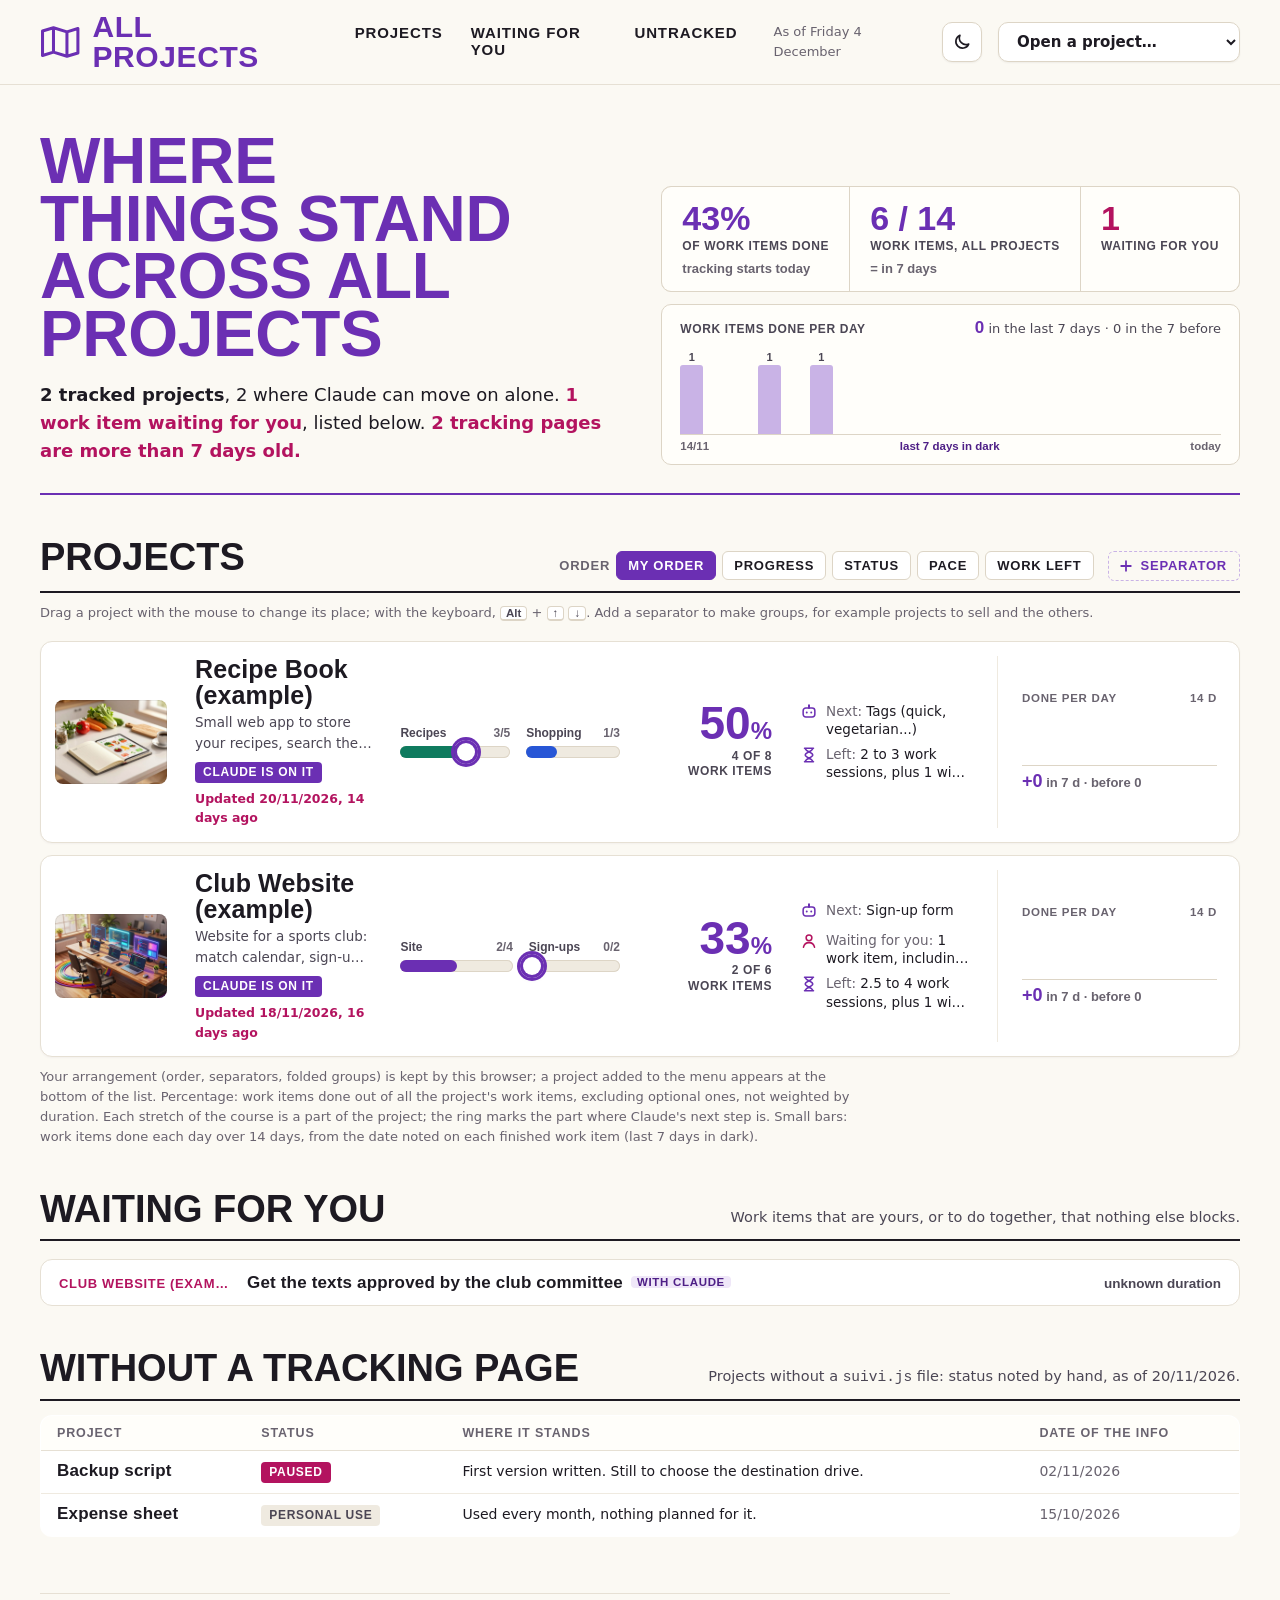
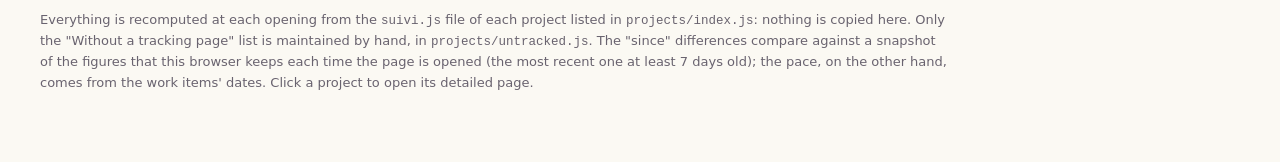
<file: overview.html>
<!doctype html>
<html lang="en">
<head>
<meta charset="utf-8">
<meta name="viewport" content="width=device-width, initial-scale=1">
<title>All projects · tracker</title>
<style>
/* Overview: same world as index.html (paper, purple, Bahnschrift, magenta for what waits for you).
   One line per project, readable in five seconds: progress, status, what Claude is doing, what waits for you.
   The page's signature: each project's course, one stretch per part, filled in as work items are done. */
:root{
  --papier:#fbf9f3; --blanc:#ffffff; --encre:#1d1a22; --encre-2:#4b4654; --encre-3:#69636f;
  --violet:#6b2fb3; --violet-f:#4e1f86; --violet-p:#efe7f8; --violet-m:#c9b3e6;
  --filet:#e6e0d4; --filet-2:#efeae0; --toi:#b3135f; --toi-p:#fbe6ef; --vert:#2f6b1f; --vert-p:#e3f0d8;
  --cond:"Bahnschrift Condensed","Bahnschrift SemiCondensed","Arial Narrow",sans-serif;
  --demi:"Bahnschrift SemiCondensed","Bahnschrift",sans-serif;
  --texte:"Segoe UI Variable Text","Segoe UI",system-ui,sans-serif;
}
*{box-sizing:border-box}
html{scroll-behavior:smooth}
#projets,#attend,#hors{scroll-margin-top:84px}
body{margin:0;background:var(--papier);color:var(--encre);font:15px/1.55 var(--texte);font-variant-numeric:tabular-nums}
::selection{background:var(--violet-fond);color:#fff}
::-webkit-scrollbar{width:12px;height:12px}::-webkit-scrollbar-thumb{background:var(--bord-fort);border-radius:8px;border:3px solid var(--papier)}::-webkit-scrollbar-track{background:var(--papier)}
a{color:inherit;text-underline-offset:3px}
:focus-visible{outline:3px solid var(--violet);outline-offset:2px;border-radius:4px}
h1,h2,h3{margin:0;font-weight:700;text-wrap:balance}
p{margin:0;text-wrap:pretty}

/* Top bar, identical to a project's page */
.barre{position:sticky;top:0;z-index:20;background:var(--barre-fond);backdrop-filter:blur(8px);border-bottom:1px solid var(--filet)}
.barre-in{margin:0 auto;padding:12px 40px;display:flex;align-items:center;gap:36px}
.logo{display:flex;align-items:center;gap:12px;text-decoration:none;color:var(--violet)}
.logo b{font:700 30px/1 var(--cond);letter-spacing:.02em}
.barre nav{display:flex;gap:28px}
.barre nav a{font:600 15px var(--demi);text-transform:uppercase;letter-spacing:.06em;text-decoration:none;color:var(--encre);padding:8px 0;border-bottom:2px solid transparent}
.barre nav a:hover{color:var(--violet);border-color:var(--violet)}
.barre .droite{margin-left:auto;display:flex;align-items:center;gap:16px}
.barre small{color:var(--encre-3);font-size:13px}
.barre select{font:600 15px var(--texte);color:var(--encre);background:var(--carte);border:1px solid var(--bord);border-radius:10px;padding:9px 14px;min-width:170px;box-shadow:0 1px 2px rgba(29,26,34,.06)}
.barre select:hover{border-color:var(--violet)}

main{margin:0 auto;padding:0 40px 72px}

/* Opening */
.ouverture{display:grid;grid-template-columns:minmax(0,1fr) auto;gap:24px 48px;align-items:end;padding:48px 0 28px;border-bottom:2px solid var(--violet)}
.ouverture h1{font:700 clamp(56px,5vw,96px)/.9 var(--cond);color:var(--violet);text-transform:uppercase;letter-spacing:-.005em}
.ouverture h1 span{display:block}
.ouverture .resume{margin-top:18px;font-size:18px;max-width:62ch}
.ouverture .resume b{font-weight:600}
.ouverture .resume .t{color:var(--toi);font-weight:600}
.bilan{display:grid;grid-template-columns:repeat(3,auto);gap:1px;background:var(--bord);border:1px solid var(--bord);border-radius:10px;overflow:hidden}
.bilan > div{background:var(--carte-2);padding:14px 20px;min-width:150px}
.bilan b{display:block;font:700 34px/1 var(--cond);color:var(--violet);white-space:nowrap}
.bilan b.t{color:var(--toi)}
.bilan small{display:block;margin-top:4px;font:600 12px/1.3 var(--demi);text-transform:uppercase;letter-spacing:.05em;color:var(--encre-2)}
.bilan em{display:block;margin-top:6px;font:600 13px/1.25 var(--demi);font-style:normal;color:var(--encre-3);white-space:nowrap}
.bilan em .plus-v{color:var(--vert)} .bilan em .plus-t{color:var(--toi)}

/* Pace: work items done each day, all projects, under the summary */
.cote{display:grid;gap:12px;min-width:0}
.rythme{background:var(--carte-2);border:1px solid var(--bord);border-radius:10px;padding:14px 18px 10px}
.rythme-tete{display:flex;justify-content:space-between;align-items:baseline;gap:12px;flex-wrap:wrap}
.rythme-tete h2{font:600 12px/1.3 var(--demi);text-transform:uppercase;letter-spacing:.05em;color:var(--encre-2)}
.rythme-tete p{font-size:13px;color:var(--encre-2)}
.rythme-tete p b{font:700 17px/1 var(--cond);color:var(--violet)}
.rythme-tete p .vite{color:var(--vert);font-weight:600}
.rythme-tete p .lent{color:var(--toi);font-weight:600}
.barres{display:flex;align-items:flex-end;gap:3px;height:86px;margin-top:10px;padding-top:16px;border-bottom:1px solid var(--bord)}
.barres span{flex:1 1 0;position:relative;min-width:0;background:var(--violet-m);border-radius:3px 3px 0 0;min-height:0}
.barres span.recent{background:var(--violet-fond)}
.barres span.vide{background:transparent}
.barres span b{position:absolute;bottom:100%;left:50%;transform:translateX(-50%);margin-bottom:2px;font:600 11px/1 var(--demi);color:var(--encre-2)}
.barres span.recent b{color:var(--violet-f)}
.barres span:hover{filter:brightness(1.12)}
.axe{display:flex;justify-content:space-between;margin-top:5px;font:600 11.5px/1.2 var(--demi);color:var(--encre-3)}
.axe span:nth-child(2){color:var(--violet-f)}
.rythme .vide-txt{margin-top:8px;font-size:13px;color:var(--encre-3)}

/* Section titles */
.sec{margin-top:44px}
.sec-tete{display:flex;flex-wrap:wrap;gap:10px 20px;align-items:baseline;justify-content:space-between;border-bottom:2px solid var(--encre);padding-bottom:10px}
.sec-tete h2{font:700 38px/.95 var(--cond);text-transform:uppercase}
.sec-tete p{color:var(--encre-2);font-size:14.5px}
.tri{display:flex;gap:6px;align-items:center;font:600 13px var(--demi);text-transform:uppercase;letter-spacing:.06em;color:var(--encre-3)}
.tri button{font:600 13px var(--demi);text-transform:uppercase;letter-spacing:.06em;color:var(--encre);background:var(--carte);border:1px solid var(--bord);border-radius:6px;padding:6px 11px;cursor:pointer}
.tri button:hover{border-color:var(--violet)}
.tri button[aria-pressed="true"]{background:var(--violet-fond);border-color:var(--violet);color:#fff}

/* One line per project */
.projets{list-style:none;margin:18px 0 0;padding:0;display:grid;gap:12px}
.projet{display:grid;grid-template-columns:112px minmax(0,1.05fr) minmax(0,1.3fr) 124px minmax(0,1fr) 220px;grid-template-areas:"vig ident parc avance suite rythme";gap:0 28px;align-items:center;padding:14px 22px 14px 14px;background:var(--carte);border:1px solid var(--filet);border-radius:12px;text-decoration:none;color:inherit;box-shadow:0 1px 2px rgba(40,24,70,.04);transition:box-shadow .2s,border-color .2s}
a.projet:hover{border-color:var(--violet-m);box-shadow:0 12px 28px rgba(40,24,70,.10),0 2px 4px rgba(40,24,70,.05)}
.vignette{grid-area:vig;width:112px;height:84px;border-radius:8px;background:var(--violet-p) center/cover no-repeat;display:grid;place-items:center;font:700 34px/1 var(--cond);color:var(--violet);position:relative;overflow:hidden}
.vignette::after{content:"";position:absolute;inset:0;box-shadow:inset 0 0 0 1px rgba(29,26,34,.08);border-radius:8px}
.ident{grid-area:ident;min-width:0}
.ident h3{font:700 25px/1.05 var(--cond);letter-spacing:.005em}
.ident p{margin-top:4px;font-size:13.5px;color:var(--encre-2);display:-webkit-box;-webkit-box-orient:vertical;-webkit-line-clamp:2;overflow:hidden}
.ident .meta{margin-top:8px;display:flex;flex-wrap:wrap;gap:6px 12px;align-items:center;font-size:12.5px;color:var(--encre-3)}
.statut{font:600 12px/1.75 var(--demi);text-transform:uppercase;letter-spacing:.06em;border-radius:4px;padding:0 8px;white-space:nowrap}
.statut.cours{background:var(--violet-fond);color:#fff}
.statut.toi{background:var(--toi-fond);color:#fff}
.statut.attente{background:var(--filet-2);color:var(--encre-2)}
.statut.fini{background:var(--vert-p);color:var(--vert)}
.statut.erreur{background:var(--carte);color:var(--toi);box-shadow:inset 0 0 0 1.5px var(--toi)}
.perime{color:var(--toi);font-weight:600}

/* The course: one stretch per part, width proportional to its number of work items */
.parcours{grid-area:parc;display:flex;gap:16px;min-width:0}
.troncon{flex:1 1 70px;min-width:70px}
.troncon .lib{display:flex;justify-content:space-between;gap:6px;font:600 12px/1.2 var(--demi);color:var(--encre-2);white-space:nowrap;overflow:hidden}
.troncon .lib span:first-child{overflow:hidden;text-overflow:ellipsis}
.troncon .lib b{font-weight:600;color:var(--encre-3)}
.piste{position:relative;margin-top:6px;height:12px;border-radius:6px;background:var(--filet-2);box-shadow:inset 0 0 0 1px var(--bord)}
.piste i{position:absolute;left:0;top:0;bottom:0;border-radius:6px;background:var(--c,var(--violet))}
.piste .balise{position:absolute;top:50%;width:18px;height:18px;margin:-9px 0 0 -9px;border-radius:50%;background:var(--carte);box-shadow:0 0 0 3px var(--violet),0 2px 6px rgba(40,24,70,.25)}
.piste .balise::after{content:"";position:absolute;inset:-3px;border-radius:50%;box-shadow:0 0 0 3px var(--violet);animation:pouls 2.2s cubic-bezier(.16,1,.3,1) infinite}
@keyframes pouls{from{transform:scale(1);opacity:.7}to{transform:scale(1.9);opacity:0}}
.parcours-vide{grid-area:parc;font-size:13px;color:var(--encre-3)}

.avance{grid-area:avance;text-align:right}
.avance b{display:block;font:700 46px/.9 var(--cond);color:var(--violet)}
.avance b small{font-size:24px}
.avance span{display:block;margin-top:4px;font:600 12px/1.3 var(--demi);text-transform:uppercase;letter-spacing:.05em;color:var(--encre-2)}
.rythme-pj{grid-area:rythme;align-self:stretch;display:flex;flex-direction:column;justify-content:center;padding-left:24px;border-left:1px solid var(--filet-2);min-width:0}
.rythme-pj .rt{display:flex;justify-content:space-between;align-items:baseline;font:600 11.5px/1.2 var(--demi);text-transform:uppercase;letter-spacing:.06em;color:var(--encre-3)}
.mini{display:flex;align-items:flex-end;gap:3px;height:54px;margin-top:6px;padding-top:14px;border-bottom:1px solid var(--bord)}
.mini i{flex:1 1 0;min-width:0;position:relative;background:var(--violet-m);border-radius:2px 2px 0 0;font-style:normal}
.mini i.recent{background:var(--violet-fond)}
.mini i.zero{background:transparent}
.mini i b{position:absolute;bottom:100%;left:50%;transform:translateX(-50%);margin-bottom:2px;font:600 10.5px/1 var(--demi);color:var(--encre-3)}
.mini i.recent b{color:var(--violet-f)}
.rythme-pj .vit{margin-top:6px;font:600 13px/1.25 var(--demi);color:var(--encre-3);white-space:nowrap}
.rythme-pj .vit b{font:700 18px/1 var(--cond);color:var(--violet)}
.rythme-pj .vit .vite{color:var(--vert)} .rythme-pj .vit .lent{color:var(--toi)}

.suite{grid-area:suite;min-width:0;display:grid;gap:7px;font-size:13.5px;line-height:1.35}
.suite div{display:grid;grid-template-columns:18px 1fr;gap:8px;align-items:start}
.suite svg{margin-top:1px}
.suite .claude{color:var(--violet)}
.suite .moi{color:var(--toi)}
.suite .txt{color:var(--encre);display:-webkit-box;-webkit-box-orient:vertical;-webkit-line-clamp:2;overflow:hidden}
.suite .txt em{font-style:normal;color:var(--encre-3)}

/* What waits for you */
.attend{margin-top:18px;border:1px solid var(--filet);border-radius:12px;background:var(--carte);overflow:hidden}
.att{display:grid;grid-template-columns:170px minmax(0,1fr) auto;gap:4px 18px;align-items:baseline;padding:12px 18px;text-decoration:none;color:inherit}
.att + .att{border-top:1px solid var(--filet-2)}
a.att:hover{background:var(--toi-p)}
.att .pj{font:600 13px var(--demi);text-transform:uppercase;letter-spacing:.05em;color:var(--toi);white-space:nowrap;overflow:hidden;text-overflow:ellipsis}
.att b{font:600 17px/1.25 var(--cond);letter-spacing:.01em}
.att p{grid-column:2;font-size:13px;color:var(--encre-2);display:-webkit-box;-webkit-box-orient:vertical;-webkit-line-clamp:1;overflow:hidden}
.att .d{font:600 13.5px var(--demi);color:var(--encre-2);white-space:nowrap;text-align:right}
.att .ens{font:600 11.5px/1.7 var(--demi);text-transform:uppercase;letter-spacing:.06em;background:var(--violet-p);color:var(--violet-f);border-radius:4px;padding:0 6px;margin-left:8px;vertical-align:2px}
.plus{display:block;width:100%;padding:11px 18px;border:0;border-top:1px solid var(--filet-2);background:var(--carte-2);font:600 13px var(--demi);text-transform:uppercase;letter-spacing:.06em;color:var(--violet);text-align:left;cursor:pointer}
.plus:hover{background:var(--violet-p)}

/* Without a tracking page */
table{width:100%;border-collapse:collapse;font-size:14px;margin-top:14px;background:var(--carte);border:1px solid var(--filet);border-radius:12px;overflow:hidden}
th{text-align:left;font:600 12.5px var(--demi);text-transform:uppercase;letter-spacing:.07em;color:var(--encre-3);padding:10px 16px;border-bottom:1px solid var(--filet);background:var(--carte-2)}
td{padding:10px 16px;border-bottom:1px solid var(--filet-2);vertical-align:top}
tr:last-child td{border-bottom:0}
td:first-child{font:600 17px/1.2 var(--cond);letter-spacing:.01em;white-space:nowrap}
td.date{white-space:nowrap;color:var(--encre-3)}
td .statut{display:inline-block}

.note{margin-top:10px;color:var(--encre-3);font-size:13px;max-width:100ch}
.pied{margin-top:56px;color:var(--encre-3);font-size:13px;border-top:1px solid var(--filet);padding-top:16px;max-width:110ch}
.pied code{font-size:12.5px}
.chargement{padding:60px 0;color:var(--encre-3);font:600 15px var(--demi);text-transform:uppercase;letter-spacing:.07em}

/* Arranging the list: hand order, sorts, separators (kept by the browser) */
.sec-outils{display:flex;flex-wrap:wrap;gap:10px 14px;align-items:center}
.tri{flex-wrap:wrap}
.ajout-sep{display:inline-flex;align-items:center;gap:7px;font:600 13px var(--demi);text-transform:uppercase;letter-spacing:.06em;color:var(--violet);background:transparent;border:1px dashed var(--violet-m);border-radius:6px;padding:6px 12px 6px 9px;cursor:pointer;transition:background .15s,border-color .15s}
.ajout-sep:hover{background:var(--violet-p);border-style:solid;border-color:var(--violet)}
.aide{margin-top:10px;font-size:13px;color:var(--encre-3)}
.aide kbd{font:600 11.5px/1.5 var(--demi);border:1px solid var(--bord);border-bottom-width:2px;border-radius:4px;padding:0 5px;background:var(--carte);color:var(--encre-2)}
.projets{position:relative}
.projets > li{position:relative}
.projets > li.cache{display:none}
.projet{transition:box-shadow .2s,border-color .2s,transform .18s}
.rangeable > li{-webkit-user-select:none;user-select:none}
.poignee{position:absolute;left:-30px;top:50%;width:22px;height:40px;margin-top:-20px;display:grid;place-items:center;color:var(--encre-3);border-radius:6px;opacity:0;cursor:grab;touch-action:none;transition:opacity .15s,color .15s,background .15s}
.rangeable > li:hover > .poignee,.rangeable > li:focus-within > .poignee{opacity:1}
.poignee:hover{color:var(--violet);background:var(--violet-p)}
.rangeable .sep-in{cursor:grab}
body.en-glisse,body.en-glisse *{cursor:grabbing!important}
body.en-glisse .projets > li{pointer-events:none}
.projets > li.leve{position:fixed;z-index:60;margin:0!important;pointer-events:none}
.projets > li.leve.pose{transition:top .18s cubic-bezier(.2,.7,.2,1)}
.leve > a.projet,.leve > .sep-in{transform:rotate(-.5deg) scale(1.012);border-color:var(--violet);box-shadow:0 26px 50px rgba(40,24,70,.24),0 4px 10px rgba(40,24,70,.12)}
.leve > .sep-in{background:var(--carte);border-color:var(--c)}
.leve.pose > a.projet,.leve.pose > .sep-in{transform:none}
.leve > .poignee{opacity:1;color:var(--violet)}
.trou{border:2px dashed var(--violet-m);border-radius:12px;background:var(--violet-p);opacity:.55}
.trou.trou-sep{margin-top:22px}
.projets > li.vient > a.projet,.projets > li.vient > .sep-in{animation:vient 1.1s cubic-bezier(.16,1,.3,1)}
@keyframes vient{from{box-shadow:0 0 0 3px var(--violet),0 10px 26px rgba(40,24,70,.18)}to{box-shadow:0 0 0 0 transparent}}

/* A separator: name in large capitals, a rule that fills up with the group's progress */
.projets > li.sep{margin-top:22px}
.projets > li.sep:first-child{margin-top:0}
.sep-in{display:flex;flex-wrap:wrap;align-items:center;gap:8px 16px;padding:10px 12px 10px 8px;border:1px solid transparent;border-radius:12px;background:color-mix(in srgb,var(--cp) 75%,transparent);transition:box-shadow .2s,border-color .2s,transform .18s}
.sep.auto .sep-in{padding-left:16px}
.sep-nom{font:700 30px/1 var(--cond);text-transform:uppercase;letter-spacing:.01em;color:var(--c);min-width:0;overflow-wrap:anywhere}
.sep-compte{font:600 12px/1.2 var(--demi);text-transform:uppercase;letter-spacing:.07em;color:var(--encre-2);white-space:nowrap}
.sep-regle{flex:1 1 120px;min-width:80px;height:6px;border-radius:3px;position:relative;overflow:hidden;background:color-mix(in srgb,var(--c) 20%,transparent)}
.sep-regle i{position:absolute;left:0;top:0;bottom:0;border-radius:3px;background:var(--c)}
.sep-regle.vide{background:none;height:0;border-top:2px dashed color-mix(in srgb,var(--c) 35%,transparent);border-radius:0}
.sep-stats{font:600 13px/1 var(--demi);color:var(--encre-2);white-space:nowrap}
.sep-stats b{font:700 26px/1 var(--cond);color:var(--c)}
.sep-stats .t{color:var(--toi)}
.sep-pile{display:flex;padding-left:10px}
.sep-pile span{width:36px;height:27px;margin-left:-10px;border-radius:6px;border:2px solid var(--papier);background:var(--violet-p) center/cover no-repeat;font:700 12px/23px var(--cond);text-align:center;color:var(--violet)}
.sep-outils{display:flex;gap:2px;opacity:0;transition:opacity .15s}
.sep:hover .sep-outils,.sep:focus-within .sep-outils{opacity:1}
.sep-btn{width:34px;height:34px;flex:none;display:grid;place-items:center;padding:0;border:1px solid transparent;border-radius:8px;background:transparent;color:var(--encre-2);cursor:pointer;transition:background .15s,border-color .15s,color .15s}
.sep-btn:hover{background:var(--carte);border-color:var(--bord);color:var(--c)}
.sep-btn.suppr:hover{color:var(--toi);border-color:var(--toi-bord)}
.sep-plier{color:var(--c)}
.sep-plier svg{transition:transform .2s cubic-bezier(.2,.7,.2,1)}
.sep.plie .sep-plier svg{transform:rotate(-90deg)}
.pastille{width:14px;height:14px;border-radius:50%;background:var(--c);box-shadow:0 0 0 2px var(--carte),0 0 0 3.5px var(--c)}
.sep-champ{font:inherit;letter-spacing:inherit;text-transform:uppercase;color:inherit;background:var(--carte);border:0;border-bottom:2px solid var(--c);border-radius:6px 6px 0 0;padding:2px 8px;width:min(20ch,62vw);outline:none}
@media (hover:none){.poignee{opacity:.7}.sep-outils{opacity:1}}

/* Message at the bottom of the screen (undo a deletion) */
.toast{position:fixed;left:50%;bottom:24px;z-index:80;display:flex;align-items:center;gap:16px;max-width:calc(100vw - 32px);padding:11px 12px 11px 18px;border-radius:12px;background:var(--encre);color:var(--papier);font-size:14px;box-shadow:0 18px 40px rgba(29,26,34,.28);opacity:0;pointer-events:none;transform:translate(-50%,16px);transition:opacity .2s,transform .2s cubic-bezier(.2,.7,.2,1)}
.toast.vu{opacity:1;pointer-events:auto;transform:translate(-50%,0)}
.toast button{flex:none;font:600 13px var(--demi);text-transform:uppercase;letter-spacing:.06em;color:inherit;background:transparent;border:1px solid currentColor;border-radius:6px;padding:5px 10px;cursor:pointer}
.sr{position:absolute;width:1px;height:1px;overflow:hidden;clip:rect(0 0 0 0);white-space:nowrap}

@media (prefers-reduced-motion:reduce){*{animation:none!important;transition:none!important;scroll-behavior:auto!important}}
@media (max-width:1279px){
  .barre-in{padding:10px 20px;gap:12px 18px;flex-wrap:wrap}
  .barre nav{gap:16px;overflow-x:auto;max-width:100%}
  .barre .droite{margin-left:0;flex-wrap:wrap}
  main{padding:0 20px 56px}
  .ouverture{grid-template-columns:minmax(0,1fr)}
  .projet{grid-template-columns:96px minmax(0,1fr) 104px;grid-template-areas:"vig ident avance" "parc parc parc" "suite suite suite" "rythme rythme rythme";gap:14px 18px;padding:14px}
  .rythme-pj{padding:12px 0 0;border-left:0;border-top:1px solid var(--filet-2)}
  .vignette{width:96px;height:72px;font-size:28px}
  .poignee{left:-19px;width:17px}
}
@media (max-width:620px){
  .bilan{grid-template-columns:1fr 1fr}
  .bilan > div{min-width:0}
  .projet{grid-template-columns:64px minmax(0,1fr);grid-template-areas:"vig ident" "avance avance" "parc parc" "suite suite" "rythme rythme"}
  .vignette{width:64px;height:64px;font-size:22px}
  .avance{text-align:left;display:flex;flex-wrap:wrap;gap:4px 12px;align-items:baseline}
  .parcours{gap:10px}
  .barre .logo b{font-size:24px}
  table{display:block;overflow-x:auto}
  .avance b{font-size:38px}
  .sec-tete h2{font-size:30px}
  .sep-nom{font-size:24px}
  .sep-pile{display:none}
  .att{grid-template-columns:minmax(0,1fr) auto}
  .att .pj{grid-column:1 / -1}
  .att p{grid-column:1 / -1}
  td:nth-child(3){display:none}
  th:nth-child(3){display:none}
}
</style>
<link rel="stylesheet" href="theme.css">
<script src="theme.js"></script>
</head>
<body>
<header class="barre"><div class="barre-in">
  <a class="logo" href="#haut"><svg width="42" height="42" aria-hidden="true"><use href="#i-carte"/></svg><b>ALL PROJECTS</b></a>
  <nav aria-label="Sections"><a href="#projets">Projects</a><a href="#attend">Waiting for you</a><a href="#hors">Untracked</a></nav>
  <div class="droite"><small id="auj"></small>
    <span id="theme-ici" style="display:contents"></span>
    <select id="ouvrir" aria-label="Open a project's page"><option value="">Open a project…</option></select>
  </div>
</div></header>

<main id="haut"><p class="chargement" id="app">Reading the tracking files…</p></main>

<svg width="0" height="0" style="position:absolute" aria-hidden="true">
  <symbol id="i-carte" viewBox="0 0 48 40"><path d="M3 7l13-4 16 5 13-4v29l-13 4-16-5-13 4z M16 3v29 M32 8v29" fill="none" stroke="currentColor" stroke-width="3.6" stroke-linejoin="round"/></symbol>
  <symbol id="i-toi" viewBox="0 0 20 20"><circle cx="10" cy="6.5" r="3.2" fill="none" stroke="currentColor" stroke-width="1.7"/><path d="M3.8 17c.8-3.4 3.3-5.2 6.2-5.2s5.4 1.8 6.2 5.2" fill="none" stroke="currentColor" stroke-width="1.7" stroke-linecap="round"/></symbol>
  <symbol id="i-claude" viewBox="0 0 20 20"><rect x="3.5" y="5.5" width="13" height="10" rx="3" fill="none" stroke="currentColor" stroke-width="1.7"/><path d="M10 2.5v3M7.5 10.5h.01M12.5 10.5h.01" stroke="currentColor" stroke-width="2.2" stroke-linecap="round"/></symbol>
  <symbol id="i-poignee" viewBox="0 0 12 20"><g fill="currentColor"><circle cx="3" cy="4" r="1.6"/><circle cx="9" cy="4" r="1.6"/><circle cx="3" cy="10" r="1.6"/><circle cx="9" cy="10" r="1.6"/><circle cx="3" cy="16" r="1.6"/><circle cx="9" cy="16" r="1.6"/></g></symbol>
  <symbol id="i-chevron" viewBox="0 0 20 20"><path d="M5 7.5l5 5 5-5" fill="none" stroke="currentColor" stroke-width="2.2" stroke-linecap="round" stroke-linejoin="round"/></symbol>
  <symbol id="i-crayon" viewBox="0 0 20 20"><path d="M12.8 3.7l3.5 3.5L7.6 15.9l-4.3.8.8-4.3zM11 5.5l3.5 3.5" fill="none" stroke="currentColor" stroke-width="1.7" stroke-linejoin="round"/></symbol>
  <symbol id="i-corbeille" viewBox="0 0 20 20"><path d="M3.5 5.5h13M8 5.5V3.8h4v1.7M5.2 5.5l.8 11h8l.8-11M8.5 8.5v5M11.5 8.5v5" fill="none" stroke="currentColor" stroke-width="1.7" stroke-linecap="round" stroke-linejoin="round"/></symbol>
  <symbol id="i-plus" viewBox="0 0 20 20"><path d="M10 4v12M4 10h12" stroke="currentColor" stroke-width="2.2" stroke-linecap="round"/></symbol>
  <symbol id="i-sablier" viewBox="0 0 24 24"><path d="M6 3h12M6 21h12M7 3c0 5 10 5 10 9s-10 4-10 9M17 3c0 5-10 5-10 9s10 4 10 9" fill="none" stroke="currentColor" stroke-width="2" stroke-linecap="round"/></symbol>
</svg>

<script src="projects/index.js"></script>
<script src="projects/untracked.js"></script>
<script>
(function(){
  "use strict";
  var app = document.getElementById("app");
  var liste = window.SUIVI_LISTE || [];
  var hors = window.SUIVI_HORS || { majLe: "", projets: [] };
  var TRI_CLE = "suivi-ensemble-tri";

  function esc(s){ return String(s == null ? "" : s).replace(/[&<>"']/g, function(c){ return {"&":"&amp;","<":"&lt;",">":"&gt;",'"':"&quot;","'":"&#39;"}[c]; }); }
  function ico(n, t){ t = t || 18; return '<svg width="' + t + '" height="' + t + '" aria-hidden="true"><use href="#i-' + n + '"/></svg>'; }
  function nombre(x){ return String(Math.round(x * 10) / 10); }
  function demi(x){ return nombre(Math.round(x * 2) / 2); }
  function lien(id){ return "index.html?projet=" + encodeURIComponent(id); }
  function etat(v){ document.documentElement.setAttribute("data-suivi", v); } // read by an automatic check

  var auj = new Date();
  document.getElementById("auj").textContent = "As of " + auj.toLocaleDateString("en-GB", { weekday:"long", day:"numeric", month:"long" });

  if (window.suiviBoutonTheme) document.getElementById("theme-ici").innerHTML = suiviBoutonTheme();
  var sel = document.getElementById("ouvrir");
  liste.forEach(function(x){ var o = document.createElement("option"); o.value = x.id; o.textContent = x.nom; sel.appendChild(o); });
  sel.addEventListener("change", function(){ if (sel.value) location.href = lien(sel.value); });

  // Loads each project's suivi.js file, like a project's page does (script tag, works over file://).
  // Started at the very end of the script, once everything is in place (a failed load can answer right away).
  var restants = liste.length, erreurs = {};
  function charger(){
  if (!restants) { fini(); return; }
  liste.forEach(function(x){
    var chemin = x.fichier || ("projects/" + x.id + ".js");
    var s = document.createElement("script");
    s.src = /^[a-z]:[\\\/]/i.test(chemin) ? "file:///" + encodeURI(chemin.replace(/\\/g, "/")) : chemin;
    s.onload = function(){ if (!(window.SUIVI_PROJETS || {})[x.id]) erreurs[x.id] = "The file loads but does not declare this project."; un(); };
    s.onerror = function(){ erreurs[x.id] = "File not found: " + chemin; un(); };
    document.head.appendChild(s);
  });
  }
  function un(){ if (--restants === 0) fini(); }

  // Pace: a finished work item counts on the day of its "date" (dd/mm or dd/mm/yyyy). Without a year: the current year,
  // or the previous one if the date would fall in the future.
  var JOURS_RYTHME = 21, JOURS_MINI = 14, HISTO_CLE = "suivi-ensemble-historique-v1";
  function cle(d){ return d.getFullYear() + "-" + ("0" + (d.getMonth() + 1)).slice(-2) + "-" + ("0" + d.getDate()).slice(-2); }
  function ilYa(n){ var d = new Date(auj.getFullYear(), auj.getMonth(), auj.getDate()); d.setDate(d.getDate() - n); return d; }
  function jourChantier(txt){
    var m = /^\s*(\d{1,2})\/(\d{1,2})(?:\/(\d{4}))?\s*$/.exec(txt || ""); if (!m) return null;
    var an = m[3] ? +m[3] : auj.getFullYear(), d = new Date(an, +m[2] - 1, +m[1]);
    if (!m[3] && d > auj) d = new Date(an - 1, +m[2] - 1, +m[1]);
    return isNaN(d) ? null : cle(d);
  }
  function jj(k){ return k.slice(8, 10) + "/" + k.slice(5, 7); }
  function nbJours(r, debut, fin){ var n = 0; for (var i = debut; i < fin; i++) n += r.parJour[cle(ilYa(i))] || 0; return n; }

  function dateFr(txt){ var m = /^(\d{2})\/(\d{2})\/(\d{4})$/.exec(txt || ""); return m ? new Date(+m[3], +m[2] - 1, +m[1]) : null; }

  // Everything displayed is computed from the file's work items: nothing is entered by hand for a tracked project.
  function analyser(entree){
    var p = (window.SUIVI_PROJETS || {})[entree.id];
    var r = { id: entree.id, nom: entree.nom, fond: entree.fond, erreur: erreurs[entree.id] };
    if (!p || r.erreur || !Array.isArray(p.parties)) { r.erreur = r.erreur || "Incomplete file (“parties” missing)."; return r; }
    r.nom = entree.nom || p.nom; r.resume = p.resume || ""; r.majLe = p.majLe || "";
    var d = dateFr(p.majLe); r.age = d ? Math.floor((auj - d) / 864e5) : null;
    var tous = {}, liste = [];
    p.parties.forEach(function(pt){ (pt.chantiers || []).forEach(function(c){ if (c && c.id) tous[c.id] = c; liste.push({ c: c, pt: pt }); }); });
    function libre(c){ return (c.apres || []).every(function(x){ return !tous[x] || tous[x].etat === "fait"; }); }
    var utiles = liste.filter(function(x){ return x.c.etat !== "facultatif"; });
    var faits = utiles.filter(function(x){ return x.c.etat === "fait"; });
    var reste = utiles.filter(function(x){ return x.c.etat !== "fait"; });
    r.total = utiles.length; r.faits = faits.length;
    r.parJour = {}; r.sansDate = 0;
    faits.forEach(function(x){ var k = jourChantier(x.c.date); if (k) r.parJour[k] = (r.parJour[k] || 0) + 1; else r.sansDate++; });
    r.sem = nbJours(r, 0, 7); r.semAvant = nbJours(r, 7, 14);
    r.pct = r.total ? Math.round(r.faits / r.total * 100) : 0;
    r.parties = p.parties.map(function(pt){
      var u = (pt.chantiers || []).filter(function(c){ return c.etat !== "facultatif"; });
      var f = u.filter(function(c){ return c.etat === "fait"; }).length;
      return { nom: pt.nomCourt || pt.nom, code: pt.code, couleur: pt.couleur, total: u.length, faits: f,
               prochaine: u.some(function(c){ return c.etat === "prochaine"; }) };
    }).filter(function(x){ return x.total; });
    var proch = reste.filter(function(x){ return x.c.etat === "prochaine"; })[0];
    r.prochaine = proch ? proch.c : null;
    r.aToi = reste.filter(function(x){ return (x.c.qui === "toi" || x.c.qui === "ensemble") && libre(x.c) && x.c.etat !== "usage"; })
                  .map(function(x){ return { c: x.c, pt: x.pt }; });
    var claudePeut = reste.some(function(x){ return x.c.qui === "claude" && libre(x.c) && (x.c.etat === "prochaine" || x.c.etat === "afaire"); });
    var sMin = 0, sMax = 0, inconnues = 0;
    reste.forEach(function(x){ if (x.c.duree){ sMin += x.c.duree[0]; sMax += x.c.duree[1]; } else if (!x.c.jours) inconnues++; });
    r.resteMax = sMax; r.resteN = reste.length;
    r.sessions = sMax ? (demi(sMin) === demi(sMax) ? demi(sMin) : demi(sMin) + " to " + demi(sMax)) : ""; r.inconnues = inconnues;
    if (!reste.length) r.statut = ["fini", "Finished"];
    else if (claudePeut) r.statut = ["cours", "Claude is on it"];
    else if (r.aToi.length) r.statut = ["toi", "Waiting for you"];
    else r.statut = ["attente", "On hold"];
    return r;
  }

  function vignette(r){
    var init = (r.nom || "?").split(/[\s·]+/).filter(Boolean).slice(0, 2).map(function(m){ return m.charAt(0).toUpperCase(); }).join("");
    var style = r.fond ? ' style="background-image:url(\'' + esc(r.fond) + '\')"' : "";
    return '<span class="vignette"' + style + ' aria-hidden="true">' + (r.fond ? "" : esc(init)) + '</span>';
  }

  function parcours(r){
    if (!r.parties || !r.parties.length) return '<div class="parcours-vide">No work item declared.</div>';
    return '<div class="parcours" role="img" aria-label="' + esc(r.parties.map(function(x){ return x.nom + ": " + x.faits + " work items done out of " + x.total; }).join(", ")) + '">' +
      r.parties.map(function(x){
        var pc = x.total ? x.faits / x.total * 100 : 0;
        var bal = x.prochaine ? '<span class="balise" style="left:' + Math.max(4, Math.min(96, pc)).toFixed(1) + '%"></span>' : "";
        return '<div class="troncon" style="flex-grow:' + x.total + '"><div class="lib"><span>' + esc(x.nom) + '</span><b>' + x.faits + '/' + x.total + '</b></div>' +
          '<div class="piste"><i style="width:' + pc.toFixed(1) + '%;--c:' + esc(x.couleur || "#6b2fb3") + '"></i>' + bal + '</div></div>';
      }).join("") + '</div>';
  }

  function poignee(){ return '<span class="poignee" aria-hidden="true" title="Drag to move">' + ico("poignee", 14) + '</span>'; }
  function liProjet(r, cache){
    return '<li class="pj' + (cache ? ' cache' : '') + '" data-cle="p:' + esc(r.id) + '">' + (tri === "moi" ? poignee() : '');
  }

  function ligneProjet(r, cache){
    if (r.erreur) {
      return liProjet(r, cache) + '<a class="projet" draggable="false" href="' + lien(r.id) + '">' + vignette(r) +
        '<div class="ident"><h3>' + esc(r.nom) + '</h3><p>' + esc(r.erreur) + '</p><div class="meta"><span class="statut erreur">Tracking unreadable</span></div></div>' +
        '<div class="parcours-vide">Ask Claude to fix this project\'s tracking file.</div><div class="avance"><b>–</b></div><div class="suite"></div><div class="rythme-pj"></div></a></li>';
    }
    var maj = r.majLe ? "Updated " + esc(r.majLe) : "Update date missing";
    if (r.age != null && r.age > 7) maj = '<span class="perime">' + maj + ', ' + r.age + ' days ago</span>';
    var suite = [];
    if (r.prochaine) suite.push('<div><span class="claude">' + ico("claude") + '</span><span class="txt"><em>Next:</em> ' + esc(r.prochaine.nom) + '</span></div>');
    if (r.aToi.length) suite.push('<div><span class="moi">' + ico("toi") + '</span><span class="txt"><em>Waiting for you:</em> ' + r.aToi.length + ' work item' + (r.aToi.length > 1 ? 's' : '') + ', including “' + esc(r.aToi[0].c.nom) + '”</span></div>');
    if (r.sessions) suite.push('<div><span class="claude">' + ico("sablier") + '</span><span class="txt"><em>Left:</em> ' + r.sessions + ' work session' + (r.sessions === "1" ? "" : "s") + (r.inconnues ? ', plus ' + r.inconnues + ' with unknown duration' : '') + '</span></div>');
    if (!suite.length) suite.push('<div><span class="claude">' + ico("claude") + '</span><span class="txt">Nothing planned.</span></div>');
    return liProjet(r, cache) + '<a class="projet" draggable="false" href="' + lien(r.id) + '" aria-label="' + esc(r.nom + ", " + r.pct + "% of work items done, " + r.statut[1] + ". Open its page.") + '">' + vignette(r) +
      '<div class="ident"><h3>' + esc(r.nom) + '</h3><p>' + esc(r.resume) + '</p><div class="meta"><span class="statut ' + r.statut[0] + '">' + r.statut[1] + '</span><span>' + maj + '</span></div></div>' +
      parcours(r) +
      '<div class="avance"><b>' + r.pct + '<small>%</small></b><span>' + r.faits + ' of ' + r.total + ' work items</span></div>' +
      '<div class="suite">' + suite.join("") + '</div>' + mini(r) + '</a></li>';
  }

  function mini(r){
    var max = 1, jours = [];
    for (var i = JOURS_MINI - 1; i >= 0; i--){ var k = cle(ilYa(i)), n = r.parJour[k] || 0; jours.push([k, n, i < 7]); if (n > max) max = n; }
    var titre = r.sem + " work item" + (r.sem === 1 ? "" : "s") + " done in the last 7 days, " + r.semAvant + " in the 7 days before";
    var comp = "";
    if (r.semAvant && r.sem >= r.semAvant * 1.15) comp = ' <span class="vite">' + (r.sem >= r.semAvant * 2 ? "× " + nombre(r.sem / r.semAvant) : "+" + Math.round((r.sem / r.semAvant - 1) * 100) + "%") + '</span>';
    else if (r.semAvant && r.sem <= r.semAvant * 0.85) comp = ' <span class="lent">−' + Math.round((1 - r.sem / r.semAvant) * 100) + '%</span>';
    return '<div class="rythme-pj" title="' + esc(titre) + '"><div class="rt"><span>Done per day</span><span>14 d</span></div>' +
      '<div class="mini" aria-hidden="true">' + jours.map(function(j){
        return '<i class="' + (j[1] ? (j[2] ? "recent" : "") : "zero") + '" style="height:' + (j[1] ? Math.max(8, Math.round(j[1] / max * 100)) : 0) + '%" title="' + esc(jj(j[0]) + ": " + j[1]) + '">' + (j[1] ? '<b>' + j[1] + '</b>' : '') + '</i>';
      }).join("") + '</div>' +
      '<span class="vit"><b>+' + r.sem + '</b> in 7 d · before ' + r.semAvant + comp + '</span></div>';
  }


  // Snapshot of the day kept by the browser, to compare the total and what waits for you from one day to the next.
  function historique(photo){
    var h = {};
    try { h = JSON.parse(localStorage.getItem(HISTO_CLE) || "{}") || {}; } catch (e) { h = {}; }
    var k = cle(auj); h[k] = photo;
    var cles = Object.keys(h).sort(); while (cles.length > 400) delete h[cles.shift()];
    try { localStorage.setItem(HISTO_CLE, JSON.stringify(h)); } catch (e) {}
    // Comparison point: the most recent snapshot at least 7 days old, otherwise the oldest one available before today.
    var avant = Object.keys(h).filter(function(x){ return x < k; }).sort();
    var limite = cle(ilYa(7)), ref = avant.filter(function(x){ return x <= limite; }).pop() || avant[0];
    return ref ? { jour: ref, photo: h[ref] } : null;
  }
  function ecart(n, bonSiHausse, unite){
    if (n === 0) return '<span>=</span>';
    var bon = bonSiHausse ? n > 0 : n < 0;
    return '<span class="' + (bon ? "plus-v" : "plus-t") + '">' + (n > 0 ? "+" : "−") + Math.abs(n) + (unite || "") + '</span>';
  }

  function rythme(lus){
    var jours = [], max = 1, tot7 = 0, tot7a = 0;
    for (var i = JOURS_RYTHME - 1; i >= 0; i--){
      var k = cle(ilYa(i)), n = 0, det = [];
      lus.forEach(function(r){ var v = r.parJour[k] || 0; if (v){ n += v; det.push(r.nom + " " + v); } });
      jours.push({ k: k, n: n, det: det, recent: i < 7 }); if (n > max) max = n;
      if (i < 7) tot7 += n; else if (i < 14) tot7a += n;
    }
    var sansDate = lus.reduce(function(a, r){ return a + r.sansDate; }, 0);
    var comp = "";
    if (tot7a && tot7 >= tot7a * 1.15) comp = ' <span class="vite">' + (tot7 >= tot7a * 2 ? "× " + nombre(tot7 / tot7a) : "+" + Math.round((tot7 / tot7a - 1) * 100) + "%") + '</span>';
    else if (tot7a && tot7 <= tot7a * 0.85) comp = ' <span class="lent">−' + Math.round((1 - tot7 / tot7a) * 100) + '%</span>';
    var h = '<section class="rythme" aria-labelledby="rythme-t"><div class="rythme-tete"><h2 id="rythme-t">Work items done per day</h2>' +
      '<p><b>' + tot7 + '</b> in the last 7 days · ' + tot7a + ' in the 7 before' + comp + '</p></div>';
    if (!jours.some(function(j){ return j.n; })) return h + '<p class="vide-txt">No dated work item in the last ' + JOURS_RYTHME + ' days.</p></section>';
    h += '<div class="barres" role="img" aria-label="' + esc("Work items done per day over " + JOURS_RYTHME + " days: " + jours.filter(function(j){ return j.n; }).map(function(j){ return jj(j.k) + " " + j.n; }).join(", ")) + '">' +
      jours.map(function(j){
        var d = new Date(+j.k.slice(0, 4), +j.k.slice(5, 7) - 1, +j.k.slice(8, 10));
        var t = d.toLocaleDateString("en-GB", { weekday: "short", day: "numeric", month: "short" }) + ": " + j.n + " work item" + (j.n === 1 ? "" : "s") + (j.det.length ? " (" + j.det.join(", ") + ")" : "");
        return '<span class="' + (j.n ? (j.recent ? "recent" : "") : "vide") + '" style="height:' + (j.n ? Math.max(6, Math.round(j.n / max * 100)) : 0) + '%" title="' + esc(t) + '">' + (j.n ? '<b>' + j.n + '</b>' : '') + '</span>';
      }).join("") + '</div>' +
      '<div class="axe"><span>' + jj(jours[0].k) + '</span><span>last 7 days in dark</span><span>today</span></div>';
    return h + '</section>';
  }

  function quandTxt(c){
    if (c.duree){ var a = c.duree[0], b = c.duree[1]; if (b < 1) return "< 1 session"; return (a === b ? nombre(a) : nombre(a) + " to " + nombre(b)) + " session" + (b > 1 ? "s" : ""); }
    if (c.jours){ var j = c.jours; return (j[0] === j[1] ? j[0] : j[0] + " to " + j[1]) + " day" + (j[1] > 1 ? "s" : ""); }
    return "unknown duration";
  }

  // List orders. "My order": arranged by hand, with separators; the others sort inside each group,
  // except "Status", which groups by status.
  var TRIS = [["moi", "My order", "Your own arrangement, with your separators"],
              ["avance", "Progress", "Most advanced first, inside each group"],
              ["statut", "Status", "Grouped by status, most advanced first"],
              ["rythme", "Pace", "Most work items done in the last 7 days first, inside each group"],
              ["reste", "Work left", "Fewest sessions left first, inside each group"]];
  var tri = "moi";
  try { tri = localStorage.getItem(TRI_CLE) || "moi"; } catch (e) {}
  if (!TRIS.some(function(t){ return t[0] === tri; })) tri = "moi";
  var donnees = [], ouvertTout = false;

  // ---- Arrangement: { ordre: ["p:<project>", "s:<separator>", …], seps: { <id>: { nom, couleur, plie } } } ----
  var RANG_CLE = "tracker-overview-layout-v1";
  var COULEURS = { violet: ["--violet", "--violet-p", "purple"], vert: ["--vert", "--vert-p", "green"], bleu: ["--bleu", "--bleu-p", "blue"],
                   ocre: ["--ocre", "--ocre-p", "ochre"], gris: ["--encre-2", "--filet-2", "grey"], toi: ["--toi", "--toi-p", "raspberry"] };
  var CYCLE = ["violet", "vert", "bleu", "ocre", "gris", "toi"]; // raspberry last: it already means "waiting for you"
  var STATUTS = [["cours", "Claude is on it", "violet"], ["toi", "Waiting for you", "toi"], ["attente", "On hold", "gris"], ["fini", "Finished", "vert"], ["erreur", "Tracking unreadable", "toi"]];
  var rang = lireRang();

  function lireRang(){
    var r = null;
    try { r = JSON.parse(localStorage.getItem(RANG_CLE) || "null"); } catch (e) {}
    if (!r || !Array.isArray(r.ordre) || typeof r.seps !== "object" || !r.seps) r = { ordre: [], seps: {} };
    // Projects removed from the menu are forgotten; new projects are added at the bottom of the list.
    var ids = liste.map(function(x){ return x.id; }), vus = {}, o = [];
    r.ordre.forEach(function(k){
      if (typeof k !== "string" || vus[k]) return;
      var id = k.slice(2);
      if ((k.slice(0, 2) === "p:" && ids.indexOf(id) >= 0) || (k.slice(0, 2) === "s:" && r.seps[id])) { vus[k] = 1; o.push(k); }
    });
    ids.forEach(function(id){ if (!vus["p:" + id]) o.push("p:" + id); });
    Object.keys(r.seps).forEach(function(id){
      var s = r.seps[id];
      if (!vus["s:" + id] || !s) { delete r.seps[id]; return; }
      s.nom = String(s.nom || "Untitled").slice(0, 40); if (!COULEURS[s.couleur]) s.couleur = "violet"; s.plie = !!s.plie;
    });
    r.ordre = o;
    return r;
  }
  function sauverRang(){ try { localStorage.setItem(RANG_CLE, JSON.stringify(rang)); } catch (e) {} }
  function estSep(k){ return k.charAt(0) === "s"; }
  function sepDe(k){ return rang.seps[k.slice(2)]; }
  function clesVisibles(){
    var v = [], plie = false;
    rang.ordre.forEach(function(k){ if (estSep(k)) { plie = sepDe(k).plie; v.push(k); } else if (!plie) v.push(k); });
    return v;
  }
  // After a move, nothing should vanish unseen: a folded group that receives a project unfolds.
  function groupesDe(o){ var m = {}, s = ""; o.forEach(function(k){ if (estSep(k)) s = k; else m[k] = s; }); return m; }
  function apresDeplacement(avant){
    var a = groupesDe(avant), b = groupesDe(rang.ordre), noms = [];
    Object.keys(b).forEach(function(k){ var s = b[k]; if (s && s !== a[k] && sepDe(s).plie) { sepDe(s).plie = false; noms.push(sepDe(s).nom); } });
    return noms.join(", ");
  }

  function parId(){ var m = {}; donnees.forEach(function(r){ m[r.id] = r; }); return m; }
  function resteCle(r){ if (!r.resteN) return -1; return r.resteMax ? r.resteMax : 1e6 + r.resteN; }
  function comparer(a, b){
    if (a.erreur || b.erreur) return (a.erreur ? 1 : 0) - (b.erreur ? 1 : 0);
    if (tri === "rythme") return b.sem - a.sem || b.semAvant - a.semAvant || b.pct - a.pct;
    if (tri === "reste") return resteCle(a) - resteCle(b) || b.pct - a.pct;
    return b.pct - a.pct || b.faits - a.faits;
  }
  function segments(){
    var m = parId(), segs = [];
    if (tri === "statut") {
      STATUTS.forEach(function(s){
        var it = donnees.filter(function(r){ return (r.erreur ? "erreur" : r.statut[0]) === s[0]; }).sort(comparer);
        if (it.length) segs.push({ auto: true, sep: { nom: s[1], couleur: s[2] }, items: it });
      });
      return segs;
    }
    var cur = { sep: null, items: [] }; segs.push(cur);
    rang.ordre.forEach(function(k){
      var id = k.slice(2);
      if (estSep(k)) { cur = { id: id, sep: rang.seps[id], items: [] }; segs.push(cur); }
      else if (m[id]) cur.items.push(m[id]);
    });
    if (tri !== "moi") segs.forEach(function(s){ s.items.sort(comparer); });
    return segs;
  }

  function miniVignette(r){
    if (r.fond) return '<span style="background-image:url(\'' + esc(r.fond) + '\')"></span>';
    return '<span>' + esc((r.nom || "?").split(/[\s·]+/).filter(Boolean).slice(0, 2).map(function(m){ return m.charAt(0).toUpperCase(); }).join("")) + '</span>';
  }

  function ligneSep(seg){
    var s = seg.sep, auto = !!seg.auto, moi = tri === "moi" && !auto, c = COULEURS[s.couleur] || COULEURS.violet;
    var f = 0, t = 0, a = 0, n = seg.items.length, nom = esc(s.nom);
    seg.items.forEach(function(r){ if (!r.erreur) { f += r.faits; t += r.total; a += r.aToi.length; } });
    var pct = t ? Math.round(f / t * 100) : 0, plie = !auto && s.plie;
    var h = '<li class="sep' + (auto ? ' auto' : '') + (plie ? ' plie' : '') + '"' + (auto ? '' : ' data-cle="s:' + esc(seg.id) + '" data-sep="' + esc(seg.id) + '"') +
      ' style="--c:var(' + c[0] + ');--cp:var(' + c[1] + ')">' + (moi ? poignee() : '') + '<div class="sep-in">';
    if (!auto) h += '<button type="button" class="sep-btn sep-plier" data-plier aria-expanded="' + !plie + '" title="' + (plie ? 'Unfold' : 'Fold') + '" aria-label="' + (plie ? 'Unfold' : 'Fold') + ' the group ' + nom + '">' + ico("chevron") + '</button>';
    h += '<h3 class="sep-nom"><span class="sep-titre"' + (auto ? '' : ' title="Double-click to rename"') + '>' + nom + '</span></h3>';
    h += '<span class="sep-compte">' + (n ? n + ' project' + (n > 1 ? 's' : '') : 'No project') + '</span>';
    if (n) h += '<span class="sep-regle" role="img" aria-label="' + pct + '% of the group\'s work items done"><i style="width:' + pct + '%"></i></span>' +
      '<span class="sep-stats"><b>' + pct + '</b>%' + (a ? ' · <span class="t">' + a + ' waiting for you</span>' : '') + '</span>';
    else h += '<span class="sep-regle vide"></span><span class="sep-stats">' + (moi ? 'Drag projects under this title' : '') + '</span>';
    if (plie && n) h += '<span class="sep-pile" aria-hidden="true">' + seg.items.slice(0, 6).map(miniVignette).join("") + '</span>';
    if (!auto) h += '<span class="sep-outils">' +
      '<button type="button" class="sep-btn" data-couleur title="Colour: ' + c[2] + ' (click to change)" aria-label="Change the colour of the group ' + nom + '"><span class="pastille"></span></button>' +
      '<button type="button" class="sep-btn" data-renommer title="Rename" aria-label="Rename the group ' + nom + '">' + ico("crayon") + '</button>' +
      '<button type="button" class="sep-btn suppr" data-suppr title="Delete the separator (the projects stay)" aria-label="Delete the separator ' + nom + '">' + ico("corbeille") + '</button></span>';
    return h + '</div></li>';
  }

  function rendreProjets(surligner){
    var zone = document.getElementById("zone-projets"); if (!zone) return;
    var segs = segments(), nbSeps = Object.keys(rang.seps).length, h = [];
    h.push('<div class="sec-tete"><h2>Projects</h2><div class="sec-outils"><div class="tri" role="group" aria-label="Project order">Order ' +
      TRIS.map(function(t){ return '<button type="button" data-tri="' + t[0] + '" aria-pressed="' + (tri === t[0]) + '" title="' + esc(t[2]) + '">' + t[1] + '</button>'; }).join("") + '</div>' +
      (tri === "moi" ? '<button type="button" class="ajout-sep" data-ajout-sep>' + ico("plus", 16) + 'Separator</button>' : '') + '</div></div>');
    var aide;
    if (tri === "moi") aide = (nbSeps ? 'Drag a project to change its place or group, a separator to move its whole group' : 'Drag a project with the mouse to change its place') +
      '; with the keyboard, <kbd>Alt</kbd> + <kbd>↑</kbd> <kbd>↓</kbd>. ' +
      (nbSeps ? 'Double-click a title to rename it.' : 'Add a separator to make groups, for example projects to sell and the others.');
    else if (tri === "statut") aide = 'Grouped by status. Your separators come back with "My order".';
    else aide = TRIS.filter(function(t){ return t[0] === tri; })[0][2] + '. To arrange by hand: "My order".';
    h.push('<p class="aide">' + aide + '</p>');
    h.push('<ul class="projets' + (tri === "moi" ? ' rangeable' : '') + '" id="liste-projets">');
    segs.forEach(function(seg){
      if (seg.sep) h.push(ligneSep(seg));
      var cache = !!(seg.sep && !seg.auto && seg.sep.plie);
      seg.items.forEach(function(r){ h.push(ligneProjet(r, cache)); });
    });
    h.push('</ul>');
    zone.innerHTML = h.join("");
    if (surligner) { var li = zone.querySelector('li[data-cle="' + surligner + '"]'); if (li) li.classList.add("vient"); }
  }

  function focusCle(cle, sel){
    var li = app.querySelector('li[data-cle="' + cle + '"]'); if (!li) return;
    var el = (sel && li.querySelector(sel)) || li.querySelector("a.projet") || li.querySelector(".sep-plier");
    if (el) el.focus();
  }
  var annonce = document.createElement("p"); annonce.className = "sr"; annonce.setAttribute("aria-live", "polite"); document.body.appendChild(annonce);
  function annoncer(t){ annonce.textContent = ""; setTimeout(function(){ annonce.textContent = t; }, 30); }
  var toast = document.createElement("div"), toastMinuteur = null;
  toast.className = "toast"; toast.setAttribute("role", "status"); document.body.appendChild(toast);
  function montrerToast(txt, action, fn){
    toast.innerHTML = '<span>' + esc(txt) + '</span>' + (action ? '<button type="button">' + esc(action) + '</button>' : '');
    var b = toast.querySelector("button"); if (b) b.onclick = function(){ cacherToast(); fn(); };
    toast.classList.add("vu"); clearTimeout(toastMinuteur); toastMinuteur = setTimeout(cacherToast, 8000);
  }
  function cacherToast(){ toast.classList.remove("vu"); }

  function ajouterSep(){
    var id = "s" + Date.now().toString(36), n = Object.keys(rang.seps).length;
    rang.seps[id] = { nom: "New group", couleur: CYCLE[n % CYCLE.length], plie: false };
    rang.ordre.unshift("s:" + id);
    sauverRang(); rendreProjets("s:" + id); renommer(id);
  }
  function renommer(id){
    var li = app.querySelector('li[data-sep="' + id + '"]'), s = rang.seps[id]; if (!li || !s) return;
    var t = li.querySelector(".sep-titre"), fait = false, inp = document.createElement("input");
    inp.className = "sep-champ"; inp.value = s.nom; inp.maxLength = 40; inp.setAttribute("aria-label", "Separator name");
    t.parentNode.replaceChild(inp, t); inp.focus(); inp.select();
    function fin(garder){
      if (fait) return; fait = true;
      if (garder && inp.value.trim()) { s.nom = inp.value.trim(); sauverRang(); }
      rendreProjets(); focusCle("s:" + id, "[data-renommer]");
    }
    inp.addEventListener("keydown", function(e){ e.stopPropagation(); if (e.key === "Enter") { e.preventDefault(); fin(true); } else if (e.key === "Escape") { e.preventDefault(); fin(false); } });
    inp.addEventListener("blur", function(){ fin(true); });
  }
  function supprimerSep(id){
    var s = rang.seps[id]; if (!s) return;
    var avant = JSON.stringify(rang), cle = "s:" + id, i = rang.ordre.indexOf(cle), aDesProjets = rang.ordre[i + 1] && !estSep(rang.ordre[i + 1]);
    delete rang.seps[id]; rang.ordre.splice(i, 1);
    // Its projects join the group above: if that group is folded, unfold it so nothing is hidden.
    if (aDesProjets) for (var j = i - 1; j >= 0; j--) if (estSep(rang.ordre[j])) { sepDe(rang.ordre[j]).plie = false; break; }
    sauverRang(); rendreProjets();
    montrerToast("Separator “" + s.nom + "” deleted. Its projects stay where they are.", "Undo", function(){
      rang = JSON.parse(avant); sauverRang(); rendreProjets(cle); focusCle(cle); annoncer("Separator “" + s.nom + "” restored.");
    });
  }

  // Keyboard: Alt + ↑ ↓. A project moves one place; a separator swaps its whole group with the neighbouring group.
  function deplacerClavier(cle, sens){
    var o = rang.ordre;
    if (estSep(cle)) {
      var debuts = []; o.forEach(function(k, i){ if (estSep(k)) debuts.push(i); });
      var tete = o.slice(0, debuts[0]);
      var blocs = debuts.map(function(d, j){ return o.slice(d, j + 1 < debuts.length ? debuts[j + 1] : o.length); });
      var j = -1; blocs.forEach(function(b, x){ if (b[0] === cle) j = x; });
      var k = j + sens; if (j < 0 || k < 0 || k >= blocs.length) return "";
      var t = blocs[j]; blocs[j] = blocs[k]; blocs[k] = t;
      rang.ordre = tete.concat.apply(tete, blocs);
      return "Group “" + sepDe(cle).nom + "” moved " + (sens < 0 ? "up" : "down") + ".";
    }
    var vis = clesVisibles(), cible = vis[vis.indexOf(cle) + sens]; if (!cible) return "";
    var avant = o.slice(), n = o.filter(function(x){ return x !== cle; }), p = n.indexOf(cible);
    n.splice(sens < 0 ? p : p + 1, 0, cle); rang.ordre = n;
    var deplie = apresDeplacement(avant), m = parId()[cle.slice(2)];
    return "“" + (m ? m.nom : "") + "” moved" + (deplie ? " into “" + deplie + "”, unfolded" : "") + ".";
  }

  // ---- Drag with the mouse (or with a finger, by the handle) ----
  var g = null, empecherClic = false, reduit = window.matchMedia && matchMedia("(prefers-reduced-motion: reduce)").matches;
  function enfantsVisibles(ul){ return Array.prototype.filter.call(ul.children, function(k){ return k !== g.li && !k.classList.contains("cache"); }); }
  function demarrer(){
    var li = g.li, r = li.getBoundingClientRect();
    g.actif = true; g.dy = g.y0 - r.top; g.suivants = []; g.groupe = li.classList.contains("sep");
    // A separator carries its whole group: its projects fold away for the duration of the gesture.
    if (g.groupe) { var n = li.nextElementSibling; while (n && !n.classList.contains("sep")) { g.suivants.push(n); n.classList.add("cache"); n = n.nextElementSibling; } }
    g.origine = g.suivants.length ? g.suivants[g.suivants.length - 1].nextElementSibling : li.nextElementSibling;
    g.trou = document.createElement("li"); g.trou.className = "trou" + (li.classList.contains("sep") && li.previousElementSibling ? " trou-sep" : "");
    g.trou.style.height = r.height + "px"; g.trou.setAttribute("aria-hidden", "true");
    g.ul.insertBefore(g.trou, li);
    li.classList.add("leve"); li.style.left = r.left + "px"; li.style.top = r.top + "px"; li.style.width = r.width + "px";
    document.body.classList.add("en-glisse"); cacherToast();
    g.raf = requestAnimationFrame(defiler);
  }
  function suivre(){
    g.li.style.top = (g.y - g.dy) + "px";
    var y = g.y - g.ul.getBoundingClientRect().top, cible = null, kids = enfantsVisibles(g.ul), i;
    if (g.groupe) {
      // A group only lands between two groups: aim at the middle of each neighbouring group.
      var seps = kids.filter(function(k){ return k !== g.trou && k.classList.contains("sep"); });
      for (i = 0; i < seps.length; i++) {
        var bas = i + 1 < seps.length ? seps[i + 1].offsetTop : g.ul.offsetHeight;
        if (y < (seps[i].offsetTop + bas) / 2) { cible = seps[i]; break; }
      }
    } else for (i = 0; i < kids.length; i++) { var k = kids[i]; if (k === g.trou) continue; if (y < k.offsetTop + k.offsetHeight / 2) { cible = k; break; } }
    var n = g.trou.nextElementSibling;
    while (n && (n === g.li || n.classList.contains("cache") || (g.groupe && !n.classList.contains("sep")))) n = n.nextElementSibling;
    if (n === cible) return;
    // Neighbours glide to their new place instead of jumping (FLIP technique).
    var avant = kids.map(function(k){ return k.offsetTop; });
    g.ul.insertBefore(g.trou, cible);
    if (reduit) return;
    kids.forEach(function(k, i){
      var d = avant[i] - k.offsetTop; if (!d || k === g.trou) return;
      k.style.transition = "none"; k.style.transform = "translateY(" + d + "px)"; void k.offsetHeight;
      k.style.transition = "transform .22s cubic-bezier(.2,.7,.2,1)"; k.style.transform = "";
    });
  }
  function defiler(){
    if (!g || !g.actif) return;
    var haut = 110, bas = innerHeight - 70, v = 0;
    if (g.y < haut) v = -Math.min(22, Math.ceil((haut - g.y) / 5)); else if (g.y > bas) v = Math.min(22, Math.ceil((g.y - bas) / 5));
    if (v) { var s = window.scrollY; window.scrollTo({ top: s + v, behavior: "instant" }); if (window.scrollY !== s) suivre(); }
    g.raf = requestAnimationFrame(defiler);
  }
  function lacher(annuler){
    var e = g; g = null;
    if (!e || !e.actif) return;
    cancelAnimationFrame(e.raf);
    empecherClic = true; setTimeout(function(){ empecherClic = false; }, 0);
    if (annuler) e.ul.insertBefore(e.trou, e.origine && e.origine.parentNode === e.ul ? e.origine : null);
    function fin(){
      e.li.classList.remove("leve", "pose"); e.li.style.cssText = "";
      e.ul.insertBefore(e.li, e.trou);
      e.suivants.forEach(function(s){ e.ul.insertBefore(s, e.trou); });
      e.ul.removeChild(e.trou);
      document.body.classList.remove("en-glisse");
      var cle = e.li.getAttribute("data-cle");
      var ordre = Array.prototype.map.call(e.ul.children, function(x){ return x.getAttribute("data-cle"); }).filter(Boolean);
      if (ordre.length === rang.ordre.length && ordre.join("|") !== rang.ordre.join("|")) {
        var avant = rang.ordre; rang.ordre = ordre;
        var deplie = apresDeplacement(avant);
        sauverRang();
        annoncer((estSep(cle) ? "Separator “" + sepDe(cle).nom + "”" : "Project") + " moved" + (deplie ? ", group “" + deplie + "” unfolded" : "") + ".");
      }
      rendreProjets(cle);
    }
    if (reduit) return fin();
    e.li.classList.add("pose"); e.li.style.top = e.trou.getBoundingClientRect().top + "px";
    setTimeout(fin, 190);
  }

  function brancherListe(){
    app.addEventListener("dragstart", function(e){ if (e.target.closest && e.target.closest(".projets")) e.preventDefault(); });
    app.addEventListener("pointerdown", function(e){
      if (tri !== "moi" || e.button !== 0 || g) return;
      var li = e.target.closest(".rangeable > li[data-cle]"); if (!li || e.target.closest("button, input")) return;
      var parPoignee = !!e.target.closest(".poignee");
      if (e.pointerType !== "mouse" && !parPoignee) return; // with a finger, the card scrolls; the handle moves it
      if (parPoignee) e.preventDefault();
      g = { li: li, ul: li.parentNode, x0: e.clientX, y0: e.clientY, y: e.clientY, id: e.pointerId, actif: false };
    });
    document.addEventListener("pointermove", function(e){
      if (!g || e.pointerId !== g.id) return;
      g.y = e.clientY;
      if (!g.actif) { if (Math.abs(e.clientX - g.x0) + Math.abs(e.clientY - g.y0) < 7) return; demarrer(); }
      e.preventDefault(); suivre();
    });
    document.addEventListener("pointerup", function(e){ if (g && e.pointerId === g.id) lacher(false); });
    document.addEventListener("pointercancel", function(e){ if (g && e.pointerId === g.id) lacher(true); });
    window.addEventListener("blur", function(){ if (g) lacher(false); });
    window.addEventListener("click", function(e){ if (empecherClic) { e.preventDefault(); e.stopPropagation(); empecherClic = false; } }, true);

    app.addEventListener("click", function(e){
      var b = e.target.closest("button"); if (!b || !app.contains(b)) return;
      var li = b.closest("li[data-sep]"), id = li && li.getAttribute("data-sep"), s = id && rang.seps[id];
      if (b.hasAttribute("data-tri")) {
        tri = b.getAttribute("data-tri"); try { localStorage.setItem(TRI_CLE, tri); } catch (x) {}
        rendreProjets(); var t = app.querySelector('[data-tri="' + tri + '"]'); if (t) t.focus();
      } else if (b.hasAttribute("data-ajout-sep")) ajouterSep();
      else if (s && b.hasAttribute("data-plier")) {
        s.plie = !s.plie; sauverRang(); rendreProjets(); focusCle("s:" + id);
        annoncer("Group “" + s.nom + "” " + (s.plie ? "folded" : "unfolded") + ".");
      } else if (s && b.hasAttribute("data-couleur")) {
        s.couleur = CYCLE[(CYCLE.indexOf(s.couleur) + 1) % CYCLE.length]; sauverRang(); rendreProjets(); focusCle("s:" + id, "[data-couleur]");
      } else if (s && b.hasAttribute("data-renommer")) renommer(id);
      else if (s && b.hasAttribute("data-suppr")) supprimerSep(id);
    });
    app.addEventListener("dblclick", function(e){
      var t = e.target.closest(".sep-titre"), li = t && t.closest("li[data-sep]");
      if (li) renommer(li.getAttribute("data-sep"));
    });
    app.addEventListener("keydown", function(e){
      if (tri !== "moi" || !e.altKey || (e.key !== "ArrowUp" && e.key !== "ArrowDown")) return;
      var li = e.target.closest(".rangeable > li[data-cle]"); if (!li) return;
      e.preventDefault();
      var cle = li.getAttribute("data-cle"), msg = deplacerClavier(cle, e.key === "ArrowUp" ? -1 : 1);
      if (!msg) return;
      sauverRang(); rendreProjets(cle); focusCle(cle); annoncer(msg);
    });
    document.addEventListener("keydown", function(e){ if (g && e.key === "Escape") lacher(true); });
  }
  brancherListe();
  charger();

  function fini(){
    try {
      donnees = liste.map(analyser);
      rendre();
      etat(Object.keys(erreurs).length ? "problemes:" + Object.keys(erreurs).length : "ok");
    } catch (e) {
      etat("erreur");
      app.className = "chargement"; app.textContent = "The page could not read the tracking files: " + e.message;
    }
  }

  function rendre(){
    var lus = donnees.filter(function(r){ return !r.erreur; });
    var faits = lus.reduce(function(a, r){ return a + r.faits; }, 0), total = lus.reduce(function(a, r){ return a + r.total; }, 0);
    var attend = []; lus.forEach(function(r){ r.aToi.forEach(function(x){ attend.push({ r: r, c: x.c, pt: x.pt }); }); });
    attend.sort(function(a, b){ return (b.c.etat === "attente") - (a.c.etat === "attente"); });
    var perimes = lus.filter(function(r){ return r.age != null && r.age > 7; }).length;
    var avancent = lus.filter(function(r){ return r.statut[0] === "cours"; }).length;

    var h = [];
    h.push('<section class="ouverture"><div><h1><span>Where things stand</span><span>across all projects</span></h1>');
    h.push('<p class="resume"><b>' + lus.length + ' tracked project' + (lus.length > 1 ? 's' : '') + '</b>, ' + avancent + ' where Claude can move on alone. ' +
      (attend.length ? '<span class="t">' + attend.length + ' work item' + (attend.length > 1 ? 's' : '') + ' waiting for you</span>, listed below.' : 'Nothing is waiting for you.') +
      (perimes ? ' <span class="t">' + perimes + ' tracking page' + (perimes > 1 ? 's are' : ' is') + ' more than 7 days old.</span>' : '') + '</p></div>');
    var pct = total ? Math.round(faits / total * 100) : 0;
    var photo = { pct: pct, f: faits, t: total, a: attend.length, p: {} };
    lus.forEach(function(r){ photo.p[r.id] = [r.faits, r.total, r.aToi.length]; });
    var ref = historique(photo), depuis = ref ? " since " + jj(ref.jour) : "";
    var sem = lus.reduce(function(a, r){ return a + r.sem; }, 0);
    var eFaits = '<em>' + ecart(sem, true) + ' in 7 days' + (ref && ref.photo.t !== total ? ' · total ' + ecart(total - ref.photo.t, true).replace(/plus-[vt]/, "") : '') + '</em>';
    var ePct = ref ? '<em>' + ecart(pct - ref.photo.pct, true, " pt" + (Math.abs(pct - ref.photo.pct) > 1 ? "s" : "")) + depuis + '</em>' : '<em>tracking starts today</em>';
    var eAtt = ref ? '<em>' + ecart(attend.length - ref.photo.a, false) + depuis + '</em>' : '<em>&nbsp;</em>';
    h.push('<div class="cote"><div class="bilan"><div><b>' + pct + '%</b><small>of work items done</small>' + ePct + '</div><div><b>' + faits + ' / ' + total + '</b><small>work items, all projects</small>' + eFaits + '</div><div><b class="t">' + attend.length + '</b><small>waiting for you</small>' + eAtt + '</div></div>' + rythme(lus) + '</div></section>');

    h.push('<section class="sec" id="projets"><div id="zone-projets"></div>');
    h.push('<p class="note">Your arrangement (order, separators, folded groups) is kept by this browser; a project added to the menu appears at the bottom of the list. Percentage: work items done out of all the project\'s work items, excluding optional ones, not weighted by duration. Each stretch of the course is a part of the project; the ring marks the part where Claude\'s next step is. Small bars: work items done each day over 14 days, from the date noted on each finished work item (last 7 days in dark).' +
      (function(){ var n = lus.reduce(function(a, r){ return a + r.sansDate; }, 0); return n ? ' ' + n + ' finished work item' + (n > 1 ? 's have' : ' has') + ' no date and ' + (n > 1 ? 'do' : 'does') + ' not count in the pace.' : ''; })() + '</p></section>');

    h.push('<section class="sec" id="attend"><div class="sec-tete"><h2>Waiting for you</h2><p>Work items that are yours, or to do together, that nothing else blocks.</p></div>');
    if (!attend.length) h.push('<div class="attend"><p style="padding:14px 18px;color:var(--encre-3)">Nothing right now.</p></div>');
    else {
      var vus = ouvertTout ? attend : attend.slice(0, 10);
      h.push('<div class="attend">' + vus.map(function(x){
        return '<a class="att" href="' + lien(x.r.id) + '"><span class="pj">' + esc(x.r.nom) + '</span><b>' + esc(x.c.nom) + (x.c.qui === "ensemble" ? '<span class="ens">with Claude</span>' : '') + '</b><span class="d">' + esc(quandTxt(x.c)) + '</span>' +
          (x.c.detail ? '<p>' + esc(x.c.detail) + '</p>' : '') + '</a>';
      }).join("") + (attend.length > 10 ? '<button type="button" class="plus" id="plus">' + (ouvertTout ? 'Show the first 10' : 'See all ' + attend.length + ' work items') + '</button>' : '') + '</div>');
    }
    h.push('</section>');

    h.push('<section class="sec" id="hors"><div class="sec-tete"><h2>Without a tracking page</h2><p>Projects without a <code>suivi.js</code> file: status noted by hand' + (hors.majLe ? ', as of ' + esc(hors.majLe) : '') + '.</p></div>');
    if (!(hors.projets || []).length) h.push('<p class="note">None.</p>');
    else h.push('<table><thead><tr><th scope="col">Project</th><th scope="col">Status</th><th scope="col">Where it stands</th><th scope="col">Date of the info</th></tr></thead><tbody>' +
      hors.projets.map(function(x){ return '<tr><td>' + esc(x.nom) + '</td><td><span class="statut ' + esc(x.classe || "attente") + '">' + esc(x.statut) + '</span></td><td>' + esc(x.note) + '</td><td class="date">' + esc(x.date) + '</td></tr>'; }).join("") + '</tbody></table>');
    h.push('</section>');

    h.push('<p class="pied">Everything is recomputed at each opening from the <code>suivi.js</code> file of each project listed in <code>projects/index.js</code>: nothing is copied here. Only the "Without a tracking page" list is maintained by hand, in <code>projects/untracked.js</code>. The "since" differences compare against a snapshot of the figures that this browser keeps each time the page is opened (the most recent one at least 7 days old); the pace, on the other hand, comes from the work items\' dates. Click a project to open its detailed page.</p>');

    app.className = ""; app.innerHTML = h.join("");
    rendreProjets();
    var plus = document.getElementById("plus");
    if (plus) plus.addEventListener("click", function(){ ouvertTout = !ouvertTout; rendre(); var p2 = document.getElementById("plus"); if (p2) p2.focus(); });
  }
})();
</script>
</body>
</html>
</file>
<file: theme.css>
/* Theme of the tracking pages (index.html and overview.html): light by default, dark on request.
   Both pages no longer hardcode colours in their CSS: they go through these variables.
   The choice is stored by the browser (key suivi-theme) and applies to all pages; with no choice, the system setting is followed. */
:root{
  color-scheme:light;
  --carte:#ffffff; --carte-2:#fffefa; --terrain:#fffdf7;
  --bord:#ddd5c6; --bord-fort:#d4ccbd; --gris-trait:#a39a8b;
  --violet-fond:#6b2fb3; --violet-p2:#e4d7f5;
  --toi-fond:#b3135f; --toi-p:#fbe6ef; --toi-bord:#e9c6d7;
  --vert:#2f6b1f; --vert-f:#365b16; --vert-p:#e3f0d8;
  --ocre:#7a5200; --ocre-p:#fbefd2; --bleu:#1f5f8e; --bleu-p:#e7f1f9;
  --barre-fond:rgba(251,249,243,.94); --voile:rgba(255,253,247,.55); --voile-fort:rgba(255,253,247,.95);
}
html[data-theme="sombre"]{
  color-scheme:dark;
  --papier:#15121a; --blanc:#1e1a25; --carte:#1e1a25; --carte-2:#1a1720; --terrain:#1b1822;
  --encre:#ece6f3; --encre-2:#c0b8cb; --encre-3:#9c94a8;
  --violet:#b495f5; --violet-f:#d6c6fb; --violet-p:#2b2240; --violet-m:#5d4889; --violet-p2:#3a2d58; --violet-fond:#7a4fdc;
  --filet:#2f2a38; --filet-2:#27232f; --bord:#3a3445; --bord-fort:#4a4356; --gris-trait:#6e6679;
  --toi:#f27aae; --toi-fond:#c2296f; --toi-p:#3b1b2c; --toi-bord:#5e2944;
  --vert:#9bd57a; --vert-f:#9bd57a; --vert-p:#1e3318;
  --ocre:#e8c26a; --ocre-p:#3a2e12; --bleu:#8cc4ef; --bleu-p:#17283a;
  --foret:#3f5e2c; --foret-f:#567d3a; --ouvert:#7d6624; --marais:#2c5f88; --courbe:#93653a;
  --barre-fond:rgba(21,18,26,.92); --voile:rgba(21,18,26,.55); --voile-fort:rgba(30,26,37,.95);
}
/* SVG drawings produced by the script with colours in attributes: the stylesheet wins over the attribute. */
[fill="#fffdf7"],[fill="#fff"]{fill:var(--terrain)}
[stroke="#fffdf7"]{stroke:var(--terrain)}
[stroke="#6b2fb3"]{stroke:var(--violet)}
[fill="#6b2fb3"]{fill:var(--violet)}
html[data-theme="sombre"] .vignette[style*="background-image"]{filter:brightness(.88)}

/* Light / dark button, in the top bar */
.bascule-theme{display:inline-grid;place-items:center;width:40px;height:40px;flex:none;border-radius:10px;border:1px solid var(--bord);background:var(--carte);color:var(--encre);cursor:pointer;box-shadow:0 1px 2px rgba(29,26,34,.06);transition:border-color .18s,color .18s}
.bascule-theme:hover{border-color:var(--violet);color:var(--violet)}
.bascule-theme .soleil{display:none}
html[data-theme="sombre"] .bascule-theme .soleil{display:block}
html[data-theme="sombre"] .bascule-theme .lune{display:none}

/* Drawn map (projects without a background image): night tones in dark mode */
html[data-theme="sombre"] [fill="#a9c97a"]{fill:#3d5a2b}
html[data-theme="sombre"] [fill="#f4cd57"]{fill:#6e5a22}
html[data-theme="sombre"] [fill="#5f8a35"]{fill:#9bd57a}
html[data-theme="sombre"] [fill="#1d1a22"]{fill:var(--encre)}
html[data-theme="sombre"] [stroke="#1d1a22"]{stroke:var(--encre-3)}
html[data-theme="sombre"] [stroke="#b8763c"]{stroke:#93653a}
html[data-theme="sombre"] [stroke="#b3135f"]{stroke:var(--toi)}
</file>
